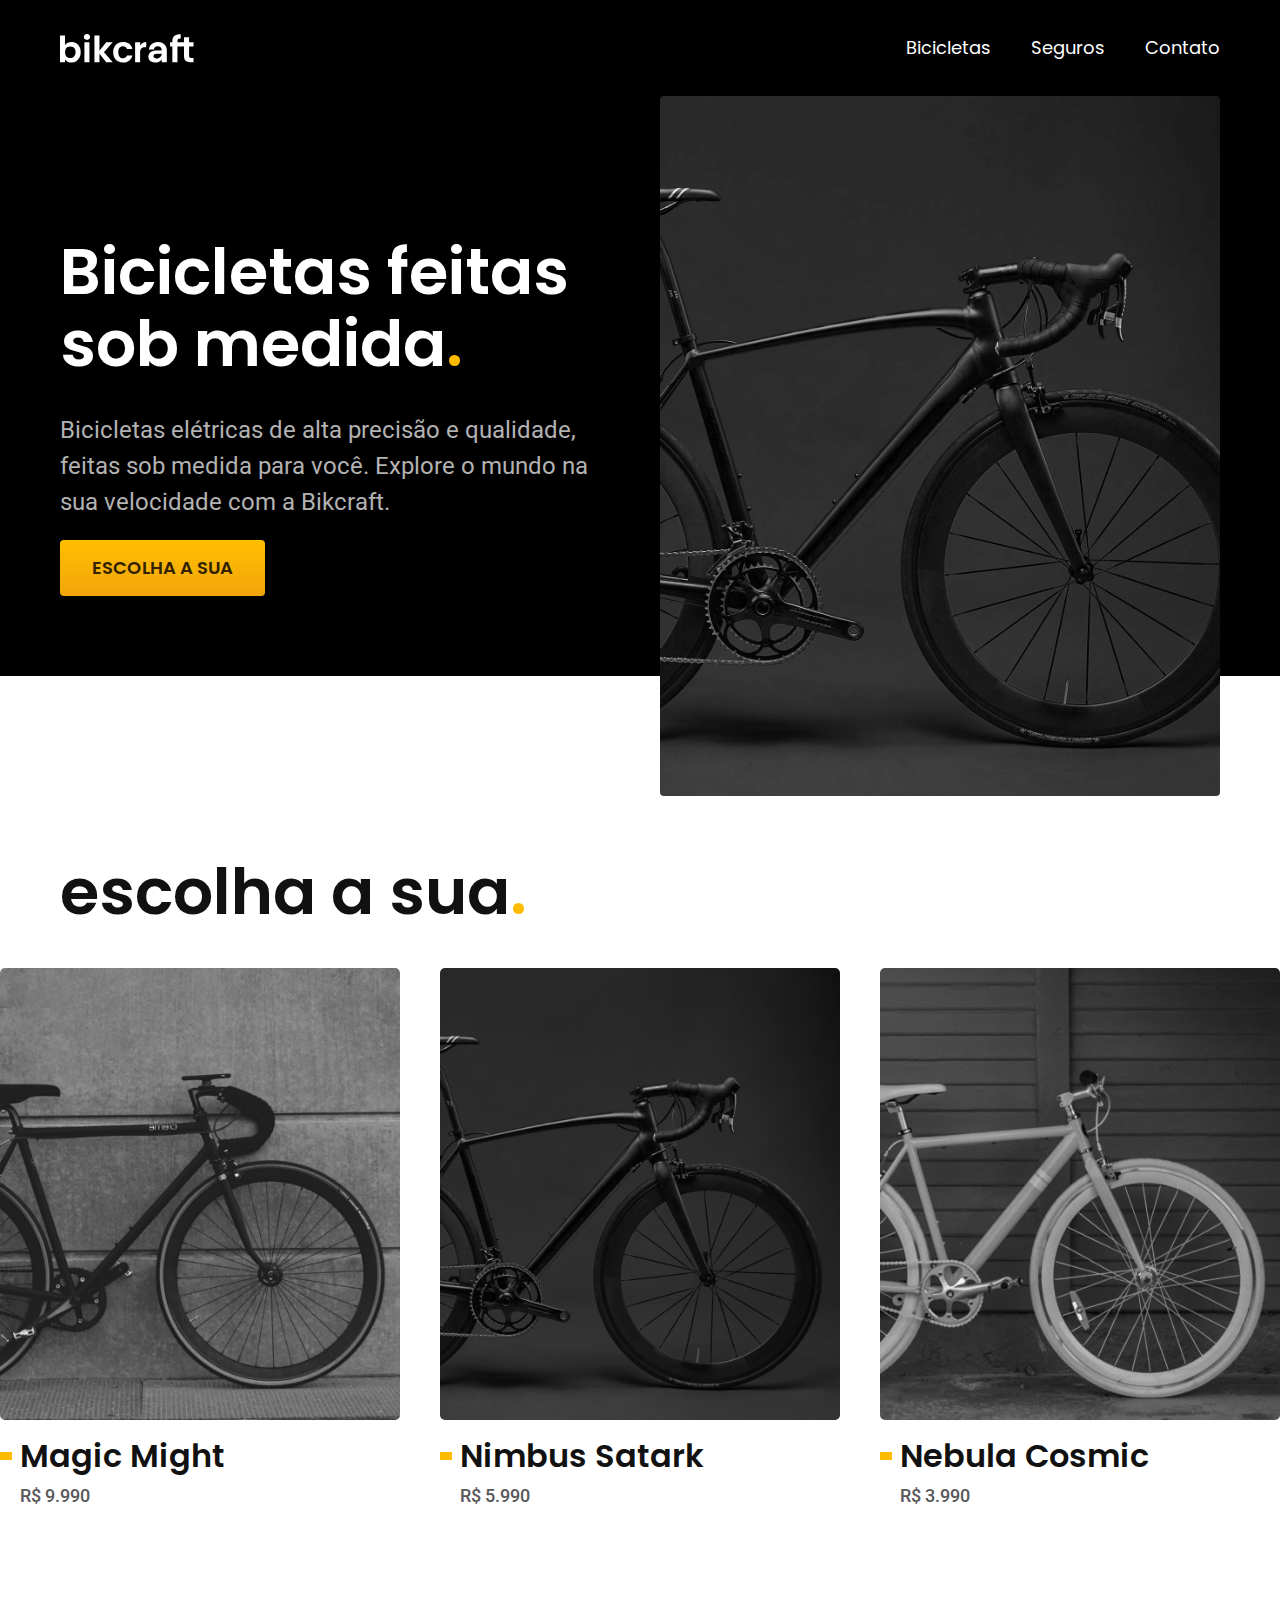
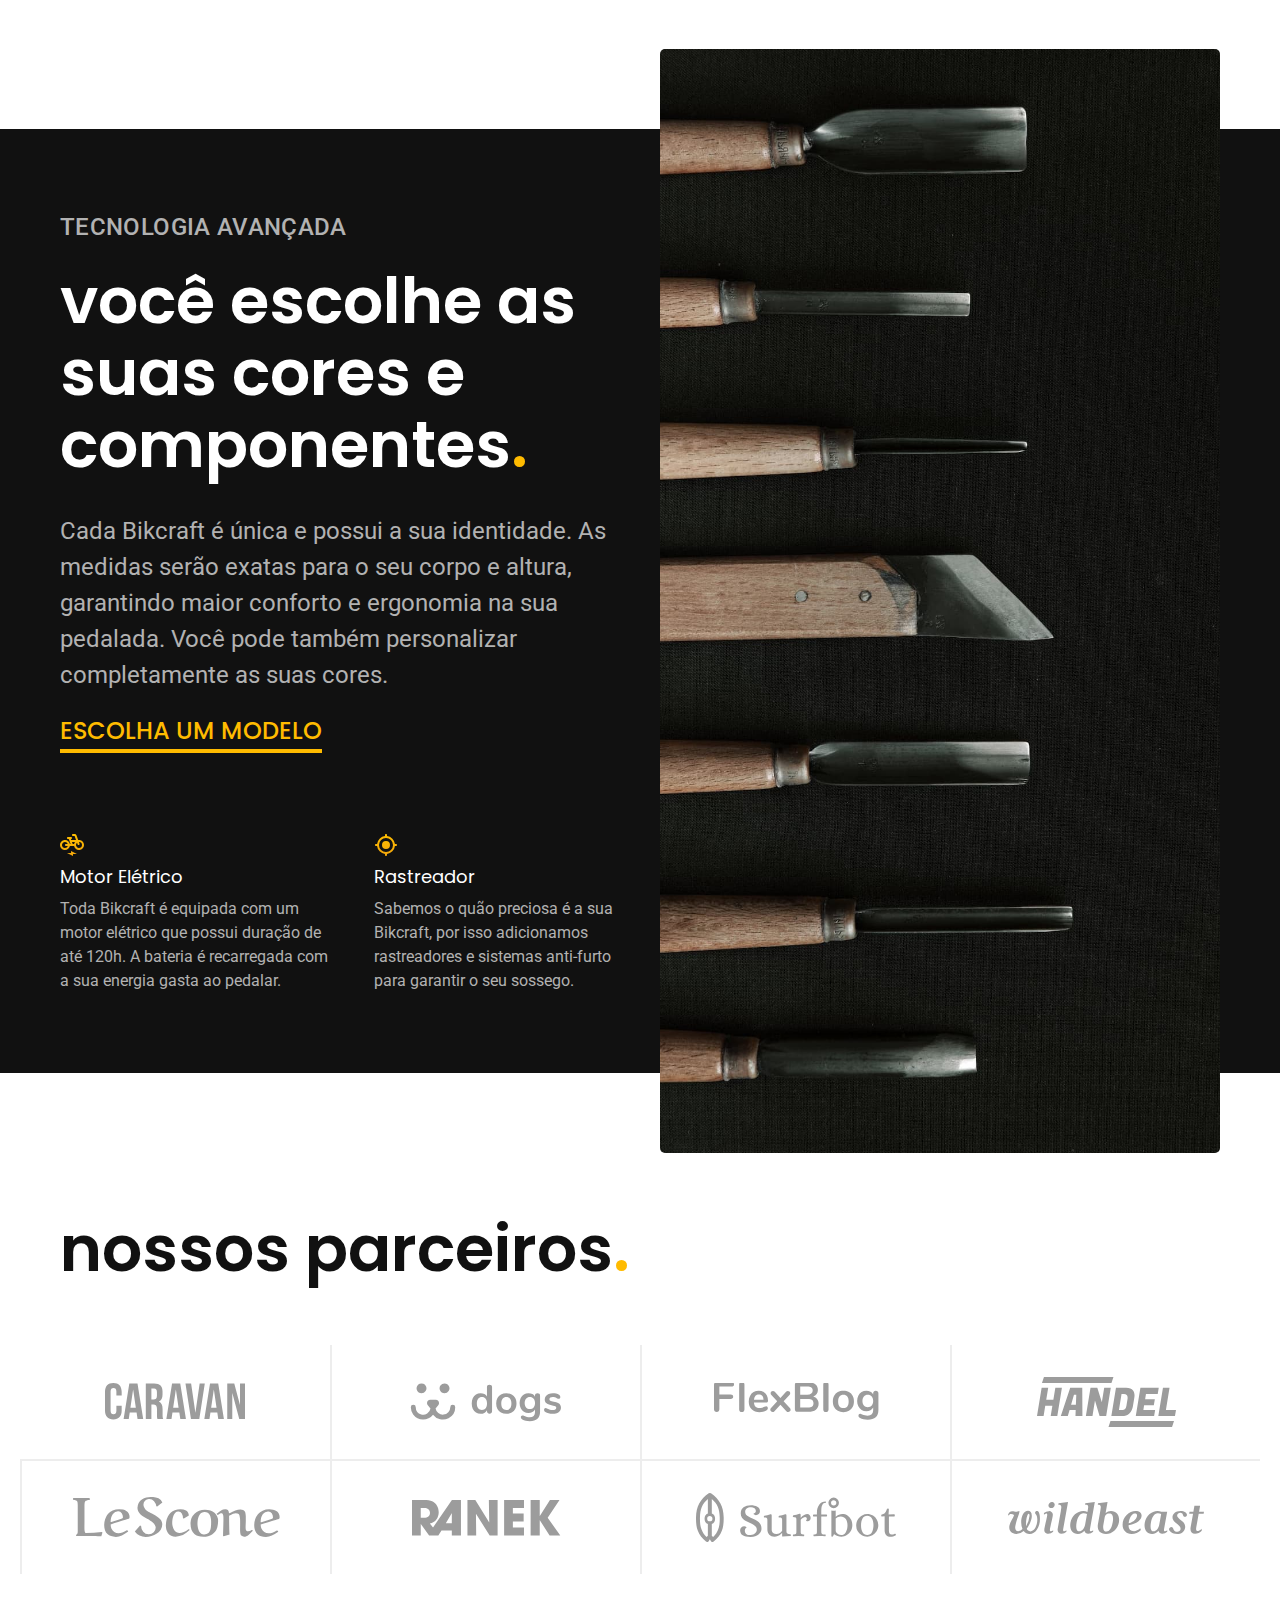
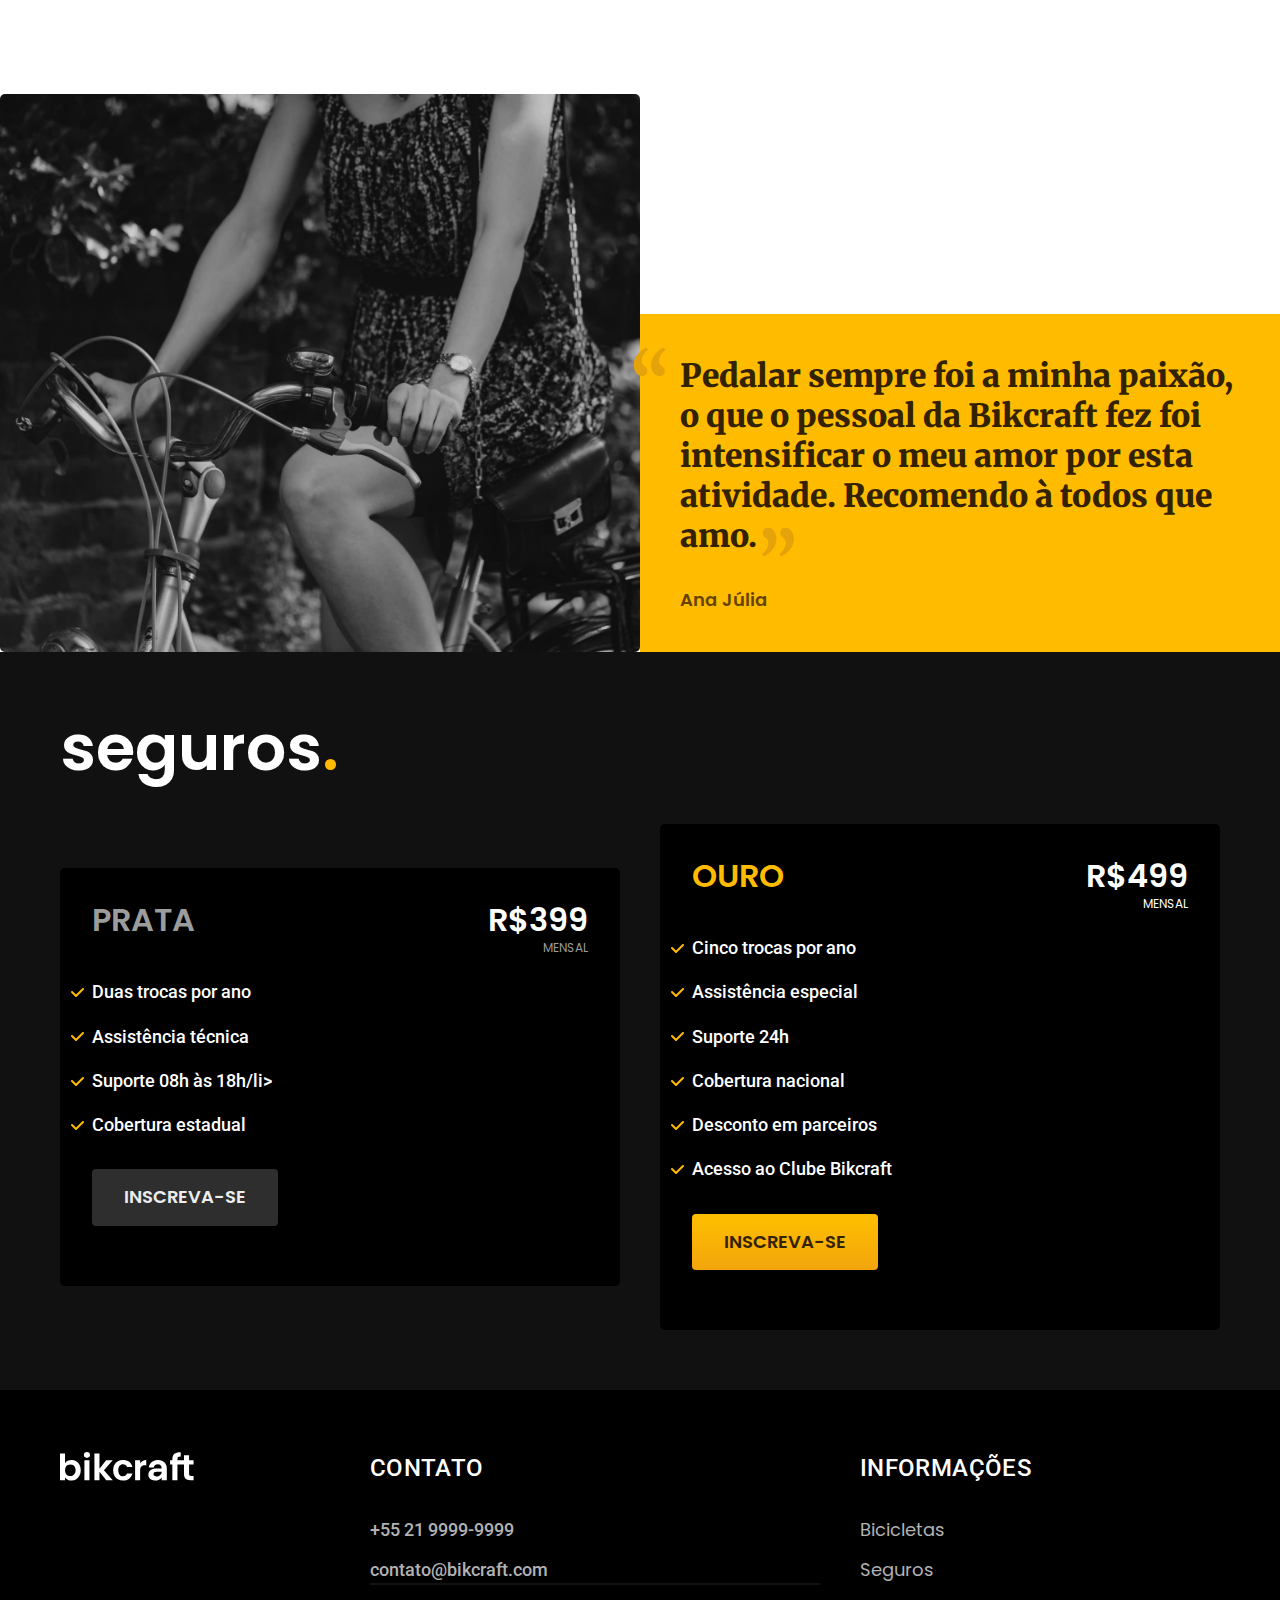
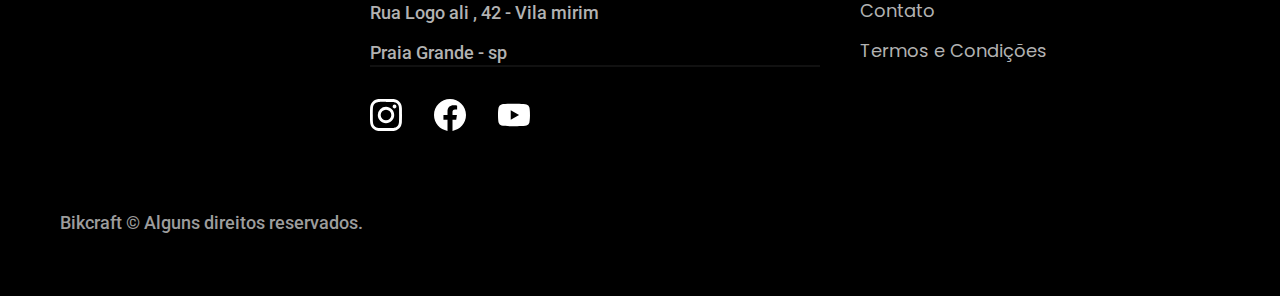
<file: assets/index.html>
<!DOCTYPE html>
<html lang="pt-br">

<head>
  <meta charset="UTF-8">
  <meta name="viewport" content="width=device-width, initial-scale=1.0">

  <title>Bikcraft - Bicicletas Elétricas</title>
  <meta name="description" content="Bicicletas elétricas de alta precisão e qualidade,  feitas sob medida para o cliente. Explore o mundo na sua velocidade com a Bikcraft.">

  <link rel="stylesheet" href="./css/style.css">

  <link rel="preconnect" href="https://fonts.googleapis.com">
  <link rel="preconnect" href="https://fonts.gstatic.com" crossorigin>
  <link href="https://fonts.googleapis.com/css2?family=Merriweather:ital,wght@1,900&family=Poppins:wght@400;600&family=Roboto:wght@500&display=swap" rel="stylesheet">
</head>

<body>
  <header class="header-bg">
    <div class="header container">
      <a href="./">
        <img src="./img/bikcraft.svg" alt="Bikcraft">
      </a>

      <nav aria-label="primaria">
        <ul class="header-menu font-1-m cor-0">
          <li><a href="./bicicletas.html">Bicicletas</a></li>
          <li><a href="./seguros.html">Seguros</a></li>
          <li><a href="./contato.html">Contato</a></li>
        </ul>
      </nav>
    </div>
  </header>

  <main class="introducao-bg">
    <div class="introducao container">
      <div class="introducao-conteudo">
        <h1 class="font-1-xxl cor-0">Bicicletas feitas sob medida<span class="cor-p1">.</span></h1>
        <p class="font-2-l cor-5">Bicicletas elétricas de alta precisão e qualidade, feitas sob medida para você. Explore o mundo na sua velocidade com a Bikcraft.</p>
        <a class="botao" href="./bicicletas.html">Escolha a sua</a>
      </div>
      <div>
        <img src="./img/fotos/introducao.jpg" alt="Bicicleta elétrica preta.">
      </div>
    </div>
  </main>
  <article class="bicicletas-lista">
    <h2 class=" container font-1-xxl">escolha a sua<span class="cor-p1">.</span></h2>

    <ul>
      <li>
        <a href="./bicicletas/magic.html">
          <img src="./img/bicicletas/magic-home.jpg" alt="bicicleta preta">
          <h3 class="font-1-xl">Magic Might</h3>
          <span class="font-2-m cor-8">R$ 9.990</span>
        </a>
      </li>
      <li>
        <a href="./bicicletas/nimbus.html">
          <img src="./img/bicicletas/nimbus-home.jpg" alt="bicicleta preta">
          <h3 class="font-1-xl">Nimbus Satark</h3>
          <span class="font-2-m cor-8">R$ 5.990</span>
        </a>
      </li>
      <li>
        <a href="./bicicletas/nebula.html">
          <img src="./img/bicicletas/nebula-home.jpg" alt="bicicleta preta">
          <h3 class="font-1-xl">Nebula Cosmic</h3>
          <span class="font-2-m cor-8">R$ 3.990</span>
        </a>
      </li>
    </ul>
  </article>
  <article class="tecnologia-bg">
    <div class="tecnologia container">
      <div class="tecnologia-conteudo">
        <span class="font-2-l-b cor-5">Tecnologia Avançada</span>
        <h2 class="font-1-xxl cor-0">você escolhe as suas cores e componentes<span class="cor-p1">.</span></h2>
        <p class="font-2-l cor-5">Cada Bikcraft é única e possui a sua identidade. As medidas serão exatas para o seu corpo e altura, garantindo maior conforto e ergonomia na sua pedalada. Você pode também personalizar completamente as suas cores.</p>
        <a class="link" href="./bicicletas.html">Escolha um modelo</a>
        <div class="tecnologia-vantagens">
          <div>
            <img src="./img/icones/eletrica.svg" alt="">
            <h3 class="font-1-m cor-0">Motor Elétrico</h3>
            <p class="font-2-s cor-5">Toda Bikcraft é equipada com um motor elétrico que possui duração de até 120h. A bateria é recarregada com a sua energia gasta ao pedalar.</p>
          </div>
          <div>
            <img src="./img/icones/rastreador.svg" alt="">
            <h3 class="font-1-m cor-0">Rastreador</h3>
            <p class="font-2-s cor-5">Sabemos o quão preciosa é a sua Bikcraft, por isso adicionamos rastreadores e sistemas anti-furto para garantir o seu sossego.</p>
          </div>
        </div>
      </div>
      <div class="tecnologia-imagem">
        <img src="./img/fotos/tecnologia.jpg" alt="">
      </div>
    </div>
  </article>

  <section class="parceiros" aria-label="nossos parceiros">
    <h2 class=" container font-1-xxl">nossos parceiros<span class="cor-p1">.</span></h2>
    <ul>
      <li><img src="./img/parceiros/caravan.svg" alt=""></li>
      <li><img src="./img/parceiros/dogs.svg" alt=""></li>
      <li><img src="./img/parceiros/flexblog.svg" alt=""></li>
      <li><img src="./img/parceiros/handel.svg" alt=""></li>
      <li><img src="./img/parceiros/lescone.svg" alt=""></li>
      <li><img src="./img/parceiros/ranek.svg" alt=""></li>
      <li><img src="./img/parceiros/surfbot.svg" alt=""></li>
      <li><img src="./img/parceiros/wildbeast.svg" alt=""></li>
    </ul>
  </section>
  <section class="depoimento" aria-level="Depoimento">
    <div>
      <img src="./img/fotos/depoimento.jpg" alt="pessoa pedalando bicicleta">
    </div>
    <div class="depoimento-conteudo">
      <blockquote class="font-1-xl cor-p5">
        <p>Pedalar sempre foi a minha paixão, o que o pessoal da Bikcraft fez foi intensificar o meu amor por esta atividade. Recomendo à todos que amo.</p>
      </blockquote>
      <span class="font-1-m-b cor-p4">Ana Júlia</span>
    </div>
  </section>
  <article class="seguros-bg">
    <div class="seguros container">
      <h2 class="font-1-xxl cor-0">seguros<span class="cor-p1">.</span></h2>
      <div class="seguros-item">
        <h3 class="font-1-xl cor-6">PRATA</h3>
        <span class="font-1-xl cor-0 ">R$399<span class="font-1-xs cor-6">MENSAL</span></span>
        <ul class="font-2-m cor-0">
          <li>Duas trocas por ano</li>
          <li>Assistência técnica</li>
          <li>Suporte 08h às 18h/li>
          <li>Cobertura estadual</li>
        </ul>
        <a class="botao-secundario" href="./orcamento.html">Inscreva-se</a>
      </div>
      <div class="seguros-item">
        <h3 class="font-1-xl cor-p1">OURO</h3>
        <span class="font-1-xl cor-0 ">R$499<span class="font-1-xs cor-0">MENSAL</span></span>
        <ul class="font-2-m cor-0">
          <li>Cinco trocas por ano</li>
          <li>Assistência especial</li>
          <li>Suporte 24h</li>
          <li>Cobertura nacional</li>
          <li>Desconto em parceiros</li>
          <li>Acesso ao Clube Bikcraft</li>
        </ul>
        <a class="botao" href="./orcamento.html">Inscreva-se</a>
      </div>
    </div>
  </article>

  <footer class="footer-bg">
    <div class="footer container">
      <img src="./img/bikcraft.svg" alt="Bikcraft">
      <div class="footer-contato">
        <h3 class="font-2-l-b cor-0">Contato</h3>
        <ul class="font-2-m cor-5">
          <li><a href="tel:+552199999999">+55 21 9999-9999</a></li>
          <li><a href="mailto:contato@bikcraft.com">contato@bikcraft.com</a></li>
          <li>Rua Logo ali , 42 - Vila mirim</li>
          <li>Praia Grande - sp</li>
        </ul>
        <div class="footer-redes">
          <a href="./">
            <img src="./img/redes/instagram.svg" alt="Instagram">
          </a>
          <a href="./">
            <img src="./img/redes/facebook.svg" alt="Facebook">
          </a>
          <a href="./">
            <img src="./img/redes/youtube.svg" alt="Youtube">
          </a>
        </div>
      </div>
      <div class="footer-informacoes">
        <h3 class="font-2-l-b cor-0">Informações</h3>
        <nav>
          <ul class="font-1-m cor-5">
            <li><a href="./bicicletas.html">Bicicletas</a></li>
            <li><a href="./seguros.html">Seguros</a></li>
            <li><a href="./contato.html">Contato</a></li>
            <li><a href="./termos.html">Termos e Condições</a></li>
          </ul>
        </nav>
      </div>
      <p class="footer-copy font-2-m cor-6">Bikcraft © Alguns direitos reservados.</p>
    </div>
  </footer>
</body>

</html>
</file>
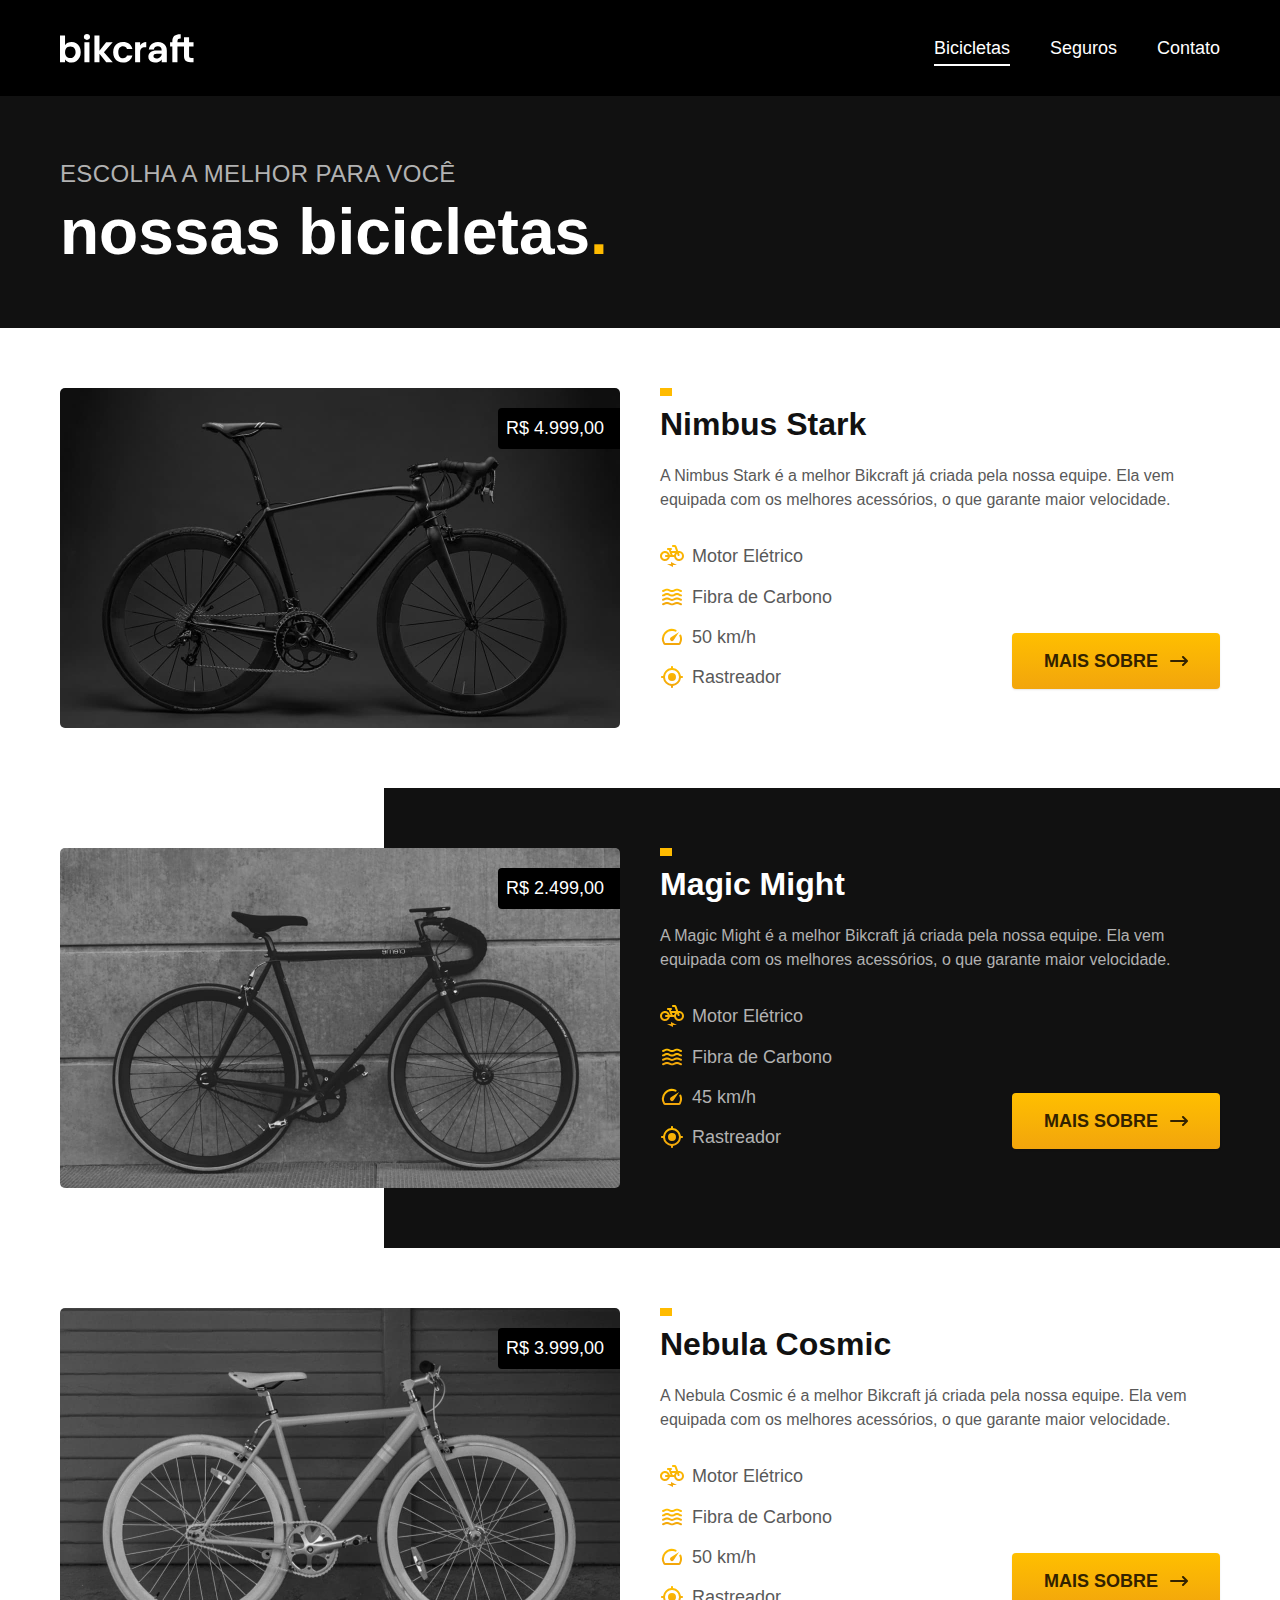
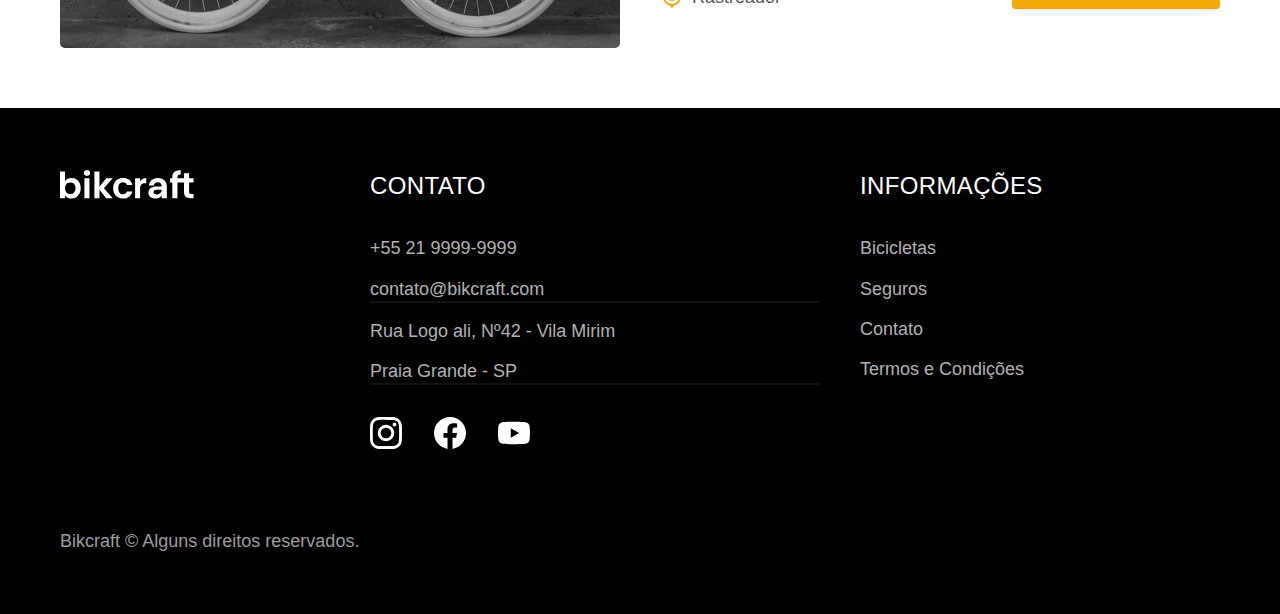
<file: assets/bicicletas.html>
<!DOCTYPE html>
<html lang="pt-br">

<head>
  <meta charset="UTF-8">
  <meta name="viewport" content="width=device-width, initial-scale=1.0">

  <title>Bicicletas | Bikcraft</title>
  <meta name="description" content="Bicicletas">

  <link rel="preload" href="./css/style.css" as="style">
  <link rel="stylesheet" href="./css/style.css">
</head>

<body id="bicicletas">
  <header class="header-bg">
    <div class="header container">
      <a href="./">
        <img src="./img/bikcraft.svg" alt="Bikcraft">
      </a>

      <nav aria-label="primaria">
        <ul class="header-menu font-1-m cor-0">
          <li><a href="./bicicletas.html">Bicicletas</a></li>
          <li><a href="./seguros.html">Seguros</a></li>
          <li><a href="./contato.html">Contato</a></li>
        </ul>
      </nav>
    </div>
  </header>

  <main>
    <div class="titulo-bg">
      <div class="titulo container">
        <p class="font-2-l-b cor-5">Escolha a melhor para você</p>
        <h1 class="font-1-xxl cor-0">nossas bicicletas<span class="cor-p1">.</span></h1>
      </div>
    </div>

    <div class="bicicletas container">
      <div class="bicicletas-imagem">
        <img src="./img/bicicletas/nimbus.jpg" alt="Bicicleta preta">
        <span class="font-2-m cor-0">R$ 4.999,00</span>
      </div>
      <div class="bicicletas-conteudo">
        <h2 class="font-1-xl">Nimbus Stark</h2>
        <p class="font-2-s cor-8">A Nimbus Stark é a melhor Bikcraft já criada pela nossa equipe. Ela vem equipada com os melhores acessórios, o que garante maior velocidade.</p>
        <ul class="font-1-m cor-8">
          <li>
            <img src="./img/icones/eletrica.svg" alt="">
            Motor Elétrico
          </li>
          <li>
            <img src="./img/icones/carbono.svg" alt="">
            Fibra de Carbono
          </li>
          <li>
            <img src="./img/icones/velocidade.svg" alt="">
            50 km/h
          </li>
          <li>
            <img src="./img/icones/rastreador.svg" alt="">
            Rastreador
          </li>
        </ul>
        <a class="botao seta" href="./bicicletas/nimbus.html">Mais Sobre</a>
      </div>
    </div>

    <div class="bicicletas-bg">
      <div class="bicicletas container">
        <div class="bicicletas-imagem">
          <img src="./img/bicicletas/magic.jpg" alt="Bicicleta preta">
          <span class="font-2-m cor-0">R$ 2.499,00</span>
        </div>
        <div class="bicicletas-conteudo">
          <h2 class="font-1-xl cor-0">Magic Might</h2>
          <p class="font-2-s cor-5">A Magic Might é a melhor Bikcraft já criada pela nossa equipe. Ela vem equipada com os melhores acessórios, o que garante maior velocidade.</p>
          <ul class="font-1-m cor-5">
            <li>
              <img src="./img/icones/eletrica.svg" alt="">
              Motor Elétrico
            </li>
            <li>
              <img src="./img/icones/carbono.svg" alt="">
              Fibra de Carbono
            </li>
            <li>
              <img src="./img/icones/velocidade.svg" alt="">
              45 km/h
            </li>
            <li>
              <img src="./img/icones/rastreador.svg" alt="">
              Rastreador
            </li>
          </ul>
          <a class="botao seta" href="./bicicletas/magic.html">Mais Sobre</a>
        </div>
      </div>
    </div>

    <div class="bicicletas container">
      <div class="bicicletas-imagem">
        <img src="./img/bicicletas/nebula.jpg" alt="Bicicleta preta">
        <span class="font-2-m cor-0">R$ 3.999,00</span>
      </div>
      <div class="bicicletas-conteudo">
        <h2 class="font-1-xl">Nebula Cosmic</h2>
        <p class="font-2-s cor-8">A Nebula Cosmic é a melhor Bikcraft já criada pela nossa equipe. Ela vem equipada com os melhores acessórios, o que garante maior velocidade.</p>
        <ul class="font-1-m cor-8">
          <li>
            <img src="./img/icones/eletrica.svg" alt="">
            Motor Elétrico
          </li>
          <li>
            <img src="./img/icones/carbono.svg" alt="">
            Fibra de Carbono
          </li>
          <li>
            <img src="./img/icones/velocidade.svg" alt="">
            50 km/h
          </li>
          <li>
            <img src="./img/icones/rastreador.svg" alt="">
            Rastreador
          </li>
        </ul>
        <a class="botao seta" href="./bicicletas/nebula.html">Mais Sobre</a>
      </div>
    </div>

  </main>

  <footer class="footer-bg">
    <div class="footer container">
      <img src="./img/bikcraft.svg" alt="Bikcraft">
      <div class="footer-contato">
        <h3 class="font-2-l-b cor-0">Contato</h3>
        <ul class="font-2-m cor-5">
          <li><a href="tel:+552199999999">+55 21 9999-9999</a></li>
          <li><a href="mailto:contato@bikcraft.com">contato@bikcraft.com</a></li>
          <li>Rua Logo ali, Nº42 - Vila Mirim</li>
          <li>Praia Grande - SP</li>
        </ul>
        <div class="footer-redes">
          <a href="./">
            <img src="./img/redes/instagram.svg" alt="Instagram">
          </a>
          <a href="./">
            <img src="./img/redes/facebook.svg" alt="Facebook">
          </a>
          <a href="./">
            <img src="./img/redes/youtube.svg" alt="Youtube">
          </a>
        </div>
      </div>
      <div class="footer-informacoes">
        <h3 class="font-2-l-b cor-0">Informações</h3>
        <nav>
          <ul class="font-1-m cor-5">
            <li><a href="./bicicletas.html">Bicicletas</a></li>
            <li><a href="./seguros.html">Seguros</a></li>
            <li><a href="./contato.html">Contato</a></li>
            <li><a href="./termos.html">Termos e Condições</a></li>
          </ul>
        </nav>
      </div>
      <p class="footer-copy font-2-m cor-6">Bikcraft © Alguns direitos reservados.</p>
    </div>
  </footer>
  <script src="./js/script.js"></script>
</body>

</html>
</file>
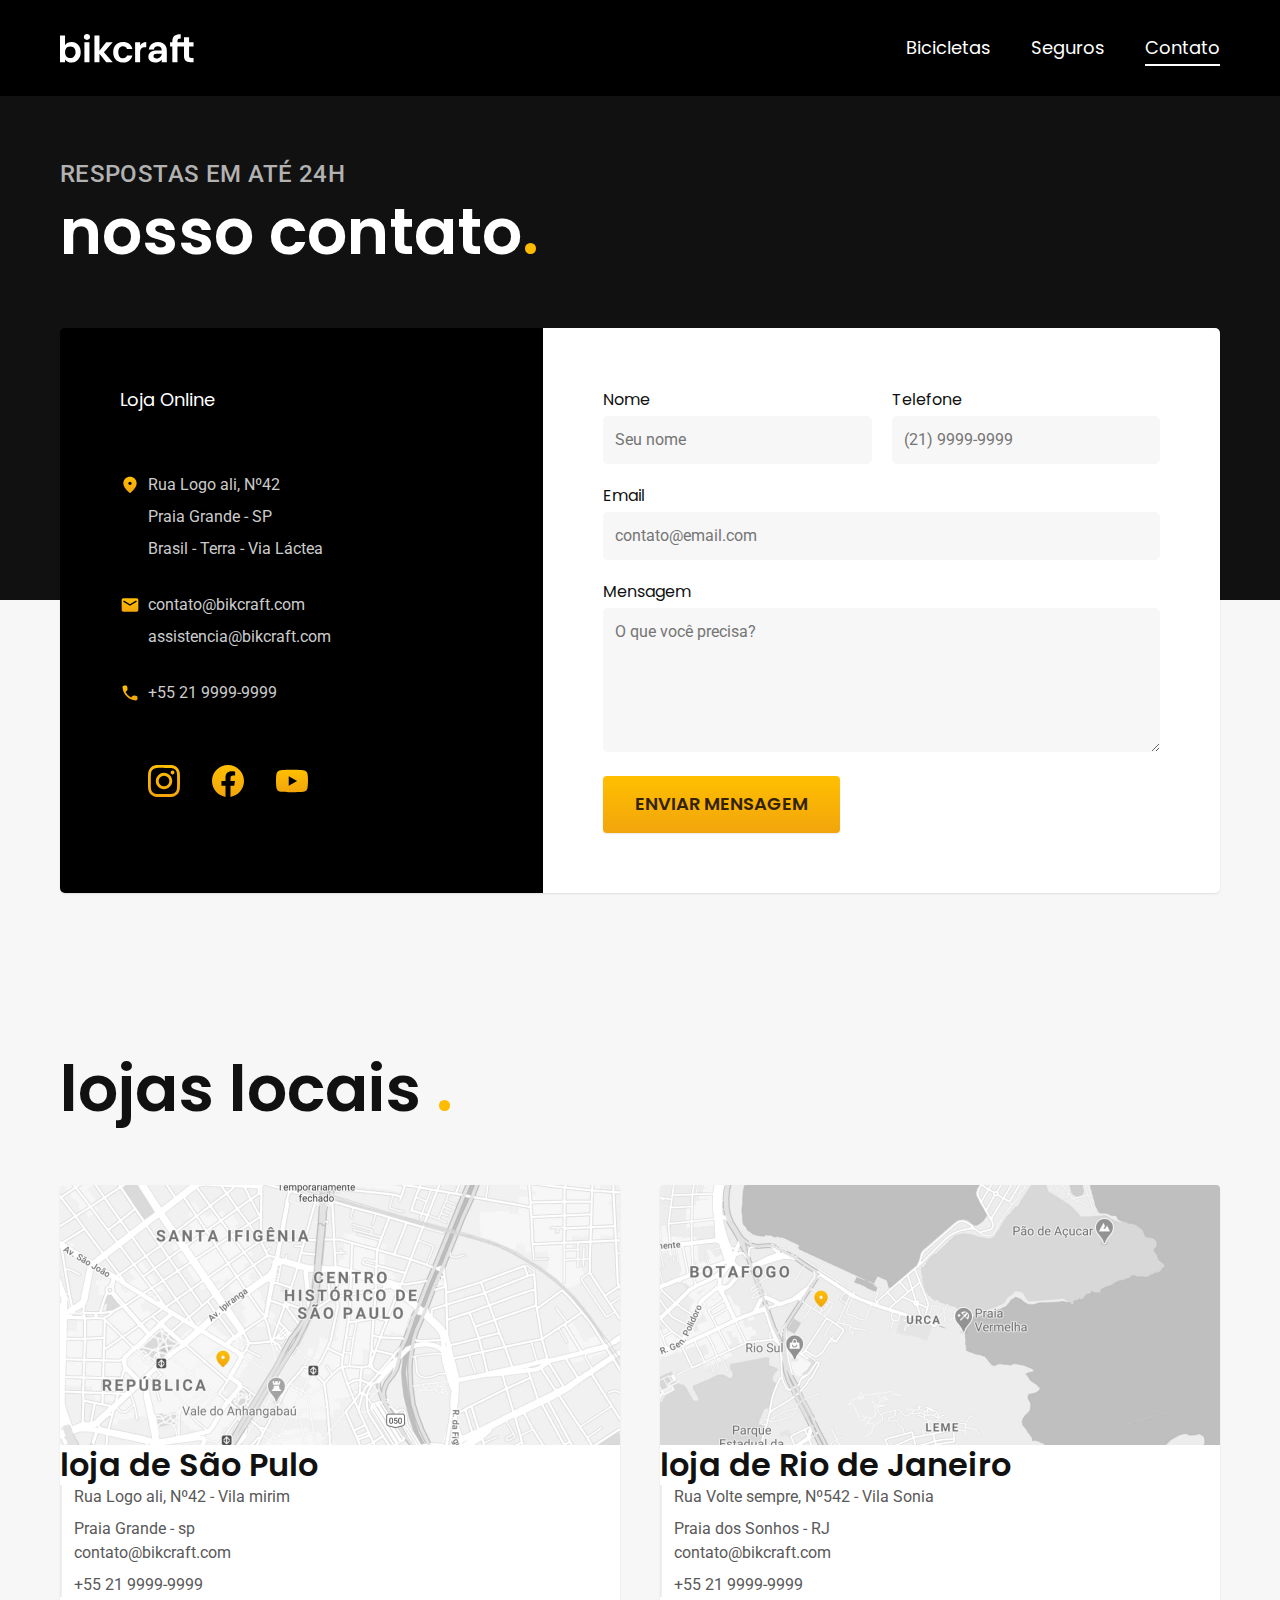
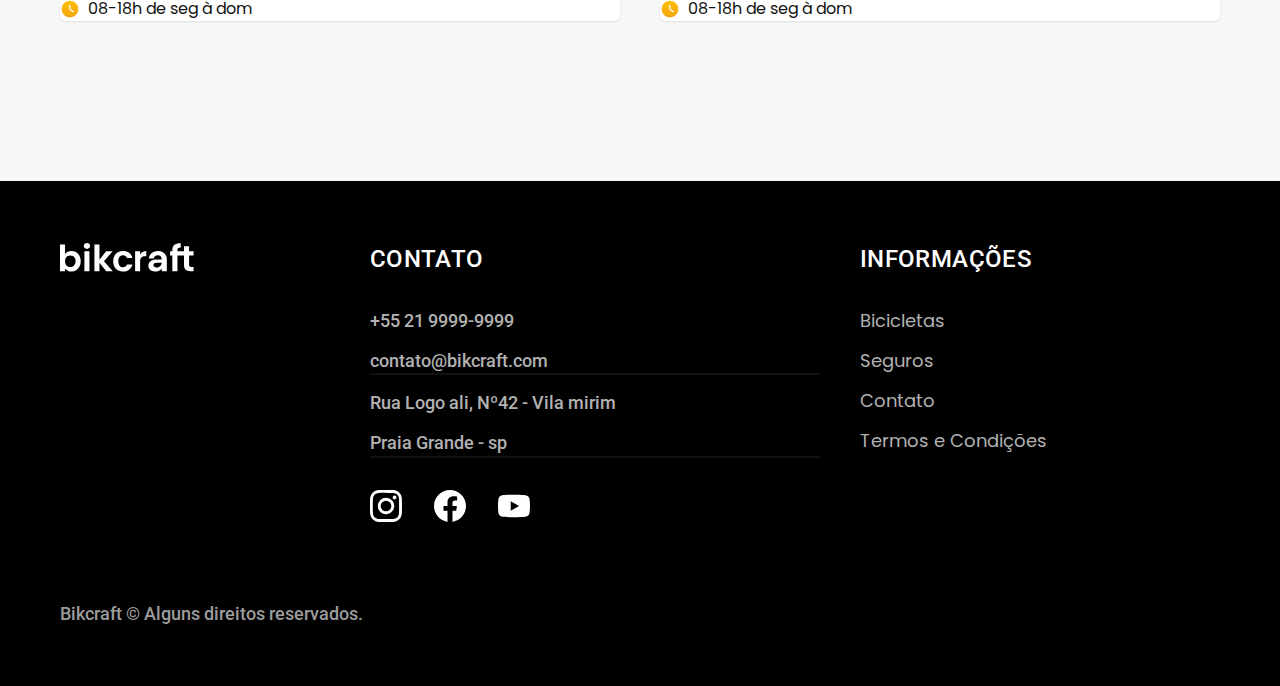
<file: assets/contato.html>
<!DOCTYPE html>
<html lang="pt-br">

<head>
  <meta charset="UTF-8">
  <meta name="viewport" content="width=device-width, initial-scale=1.0">

  <title>Contato|Baikcraft</title>
  <meta name="description" content="Bicicletas elétricas de alta precisão e qualidade,  feitas sob medida para o cliente. Explore o mundo na sua velocidade com a Bikcraft.">

  <link rel="preload" href="./css/style.css" as="style">
  <link rel="stylesheet" href="./css/style.css">

  <link rel="preconnect" href="https://fonts.googleapis.com">
  <link rel="preconnect" href="https://fonts.gstatic.com" crossorigin>
  <link href="https://fonts.googleapis.com/css2?family=Merriweather:ital,wght@1,900&family=Poppins:wght@400;600&family=Roboto:wght@500&display=swap" rel="stylesheet">
</head>

<body id="contato">
  <header class="header-bg">
    <div class="header container">
      <a href="./">
        <img src="./img/bikcraft.svg" alt="Bikcraft">
      </a>

      <nav aria-label="primaria">
        <ul class="header-menu font-1-m cor-0">
          <li><a href="./bicicletas.html">Bicicletas</a></li>
          <li><a href="./seguros.html">Seguros</a></li>
          <li><a href="./contato.html">Contato</a></li>
        </ul>
      </nav>
    </div>
  </header>

  <main>
    <div class="titulo-bg">
      <div class="titulo container">
        <p class="font-2-l-b cor-5">Respostas em até 24h</p>
        <h1 class="font-1-xxl cor-0">nosso contato<span class="cor-p1">.</span></h1>
      </div>
    </div>

    <div class="contato container">
      <section class="contato-dados" aria-label="Endereço">
        <h2 class="font-1-m cor-0">Loja Online</h2>
        <div class="contato-endereco font-2-s cor-4">
          <p>Rua Logo ali, Nº42</p>
          <p>Praia Grande - SP</p>
          <p>Brasil - Terra - Via Láctea</p>
        </div>
        <address class="contato-meios font-2-s cor-4">
          <a href="mailto:contato@bikcraft.com">contato@bikcraft.com</a>
          <a href="mailto:assistencia@bikcraft.com">assistencia@bikcraft.com</a>
          <a href="tel:+552199999999">+55 21 9999-9999</a>
        </address>
        <div class="contato-redes">
          <a href="./">
            <img src="./img/redes/instagram-p.svg" alt="Instagram">
          </a>
          <a href="./">
            <img src="./img/redes/facebook-p.svg" alt="Facebook">
          </a>
          <a href="./">
            <img src="./img/redes/youtube-p.svg" alt="Youtube">
          </a>
        </div>
      </section>
      <section class="contato-formulario" aria-label="Formulário">
        <form class="form" action="./contato.html">
          <div>
            <label for="nome">Nome</label>
            <input type="text" id="nome" name="nome" placeholder="Seu nome">
          </div>
          <div>
            <label for="telefone">Telefone</label>
            <input type="text" id="telefone" name="telefone" placeholder="(21) 9999-9999">
          </div>
          <div class="col-2">
            <label for="email">Email</label>
            <input type="email" id="email" name="email" placeholder="contato@email.com">
          </div>
          <div class="col-2">
            <label for="mensagem">Mensagem</label>
            <textarea rows="5" id="mensagem" name="mensagem" placeholder="O que você precisa?"></textarea>
          </div>
          <button class="botao col-2">Enviar Mensagem</button>
        </form>
      </section>
    </div>
  </main>
  <article class="lojas container">
    <h2 class="font-1-xxl">lojas locais <span class="cor-p1">.</span></h2>
    <div class="lojas-item">
      <img src="./img/lojas/sp.jpg" alt="rua marcando endereço">
      <div class="loja-conteudo">
        <h3 class="font-1-xl">loja de São Pulo</h3>
        <div class="lojas-dados font-2-s cor-8">
          <p>Rua Logo ali, Nº42 - Vila mirim</P>
          <p> Praia Grande - sp</p>
        </div>
        <div class="lojas-dados font-2-s cor-8">
          <a href="mailto:contato@bikcraft.com">contato@bikcraft.com</a>
          <a href="tel:+552199999999">+55 21 9999-9999</a>
        </div>
        <p class="lojas-tempo font-1-s"><img src="./img/icones/horario.svg" alt="">08-18h de seg à dom</p>
      </div>
    </div>

    <div class="lojas-item">
      <img src="./img/lojas/rj.jpg" alt="rua marcando endereço">
      <div class="loja-conteudo">
        <h3 class="font-1-xl">loja de Rio de Janeiro</h3>
        <div class="lojas-dados font-2-s cor-8">
          <p>Rua Volte sempre, Nº542 - Vila Sonia</P>
          <p> Praia dos Sonhos - RJ</p>
        </div>
        <div class="lojas-dados font-2-s cor-8">
          <a href="mailto:contato@bikcraft.com">contato@bikcraft.com</a>
          <a href="tel:+552199999999">+55 21 9999-9999</a>
        </div>
        <p class="lojas-tempo font-1-s"><img src="./img/icones/horario.svg" alt="">08-18h de seg à dom</p>
      </div>
    </div>
  </article>

  <footer class="footer-bg">
    <div class="footer container">
      <img src="./img/bikcraft.svg" alt="Bikcraft">
      <div class="footer-contato">
        <h3 class="font-2-l-b cor-0">Contato</h3>
        <ul class="font-2-m cor-5">
          <li><a href="tel:+552199999999">+55 21 9999-9999</a></li>
          <li><a href="mailto:contato@bikcraft.com">contato@bikcraft.com</a></li>
          <li>Rua Logo ali, Nº42 - Vila mirim</li>
          <li>Praia Grande - sp</li>
        </ul>
        <div class="footer-redes">
          <a href="./">
            <img src="./img/redes/instagram.svg" alt="Instagram">
          </a>
          <a href="./">
            <img src="./img/redes/facebook.svg" alt="Facebook">
          </a>
          <a href="./">
            <img src="./img/redes/youtube.svg" alt="Youtube">
          </a>
        </div>
      </div>
      <div class="footer-informacoes">
        <h3 class="font-2-l-b cor-0">Informações</h3>
        <nav>
          <ul class="font-1-m cor-5">
            <li><a href="./bicicletas.html">Bicicletas</a></li>
            <li><a href="./seguros.html">Seguros</a></li>
            <li><a href="./contato.html">Contato</a></li>
            <li><a href="./termos.html">Termos e Condições</a></li>
          </ul>
        </nav>
      </div>
      <p class="footer-copy font-2-m cor-6">Bikcraft © Alguns direitos reservados.</p>
    </div>
  </footer>

  <script src="./js/script.js"></script>
</body>
</file>
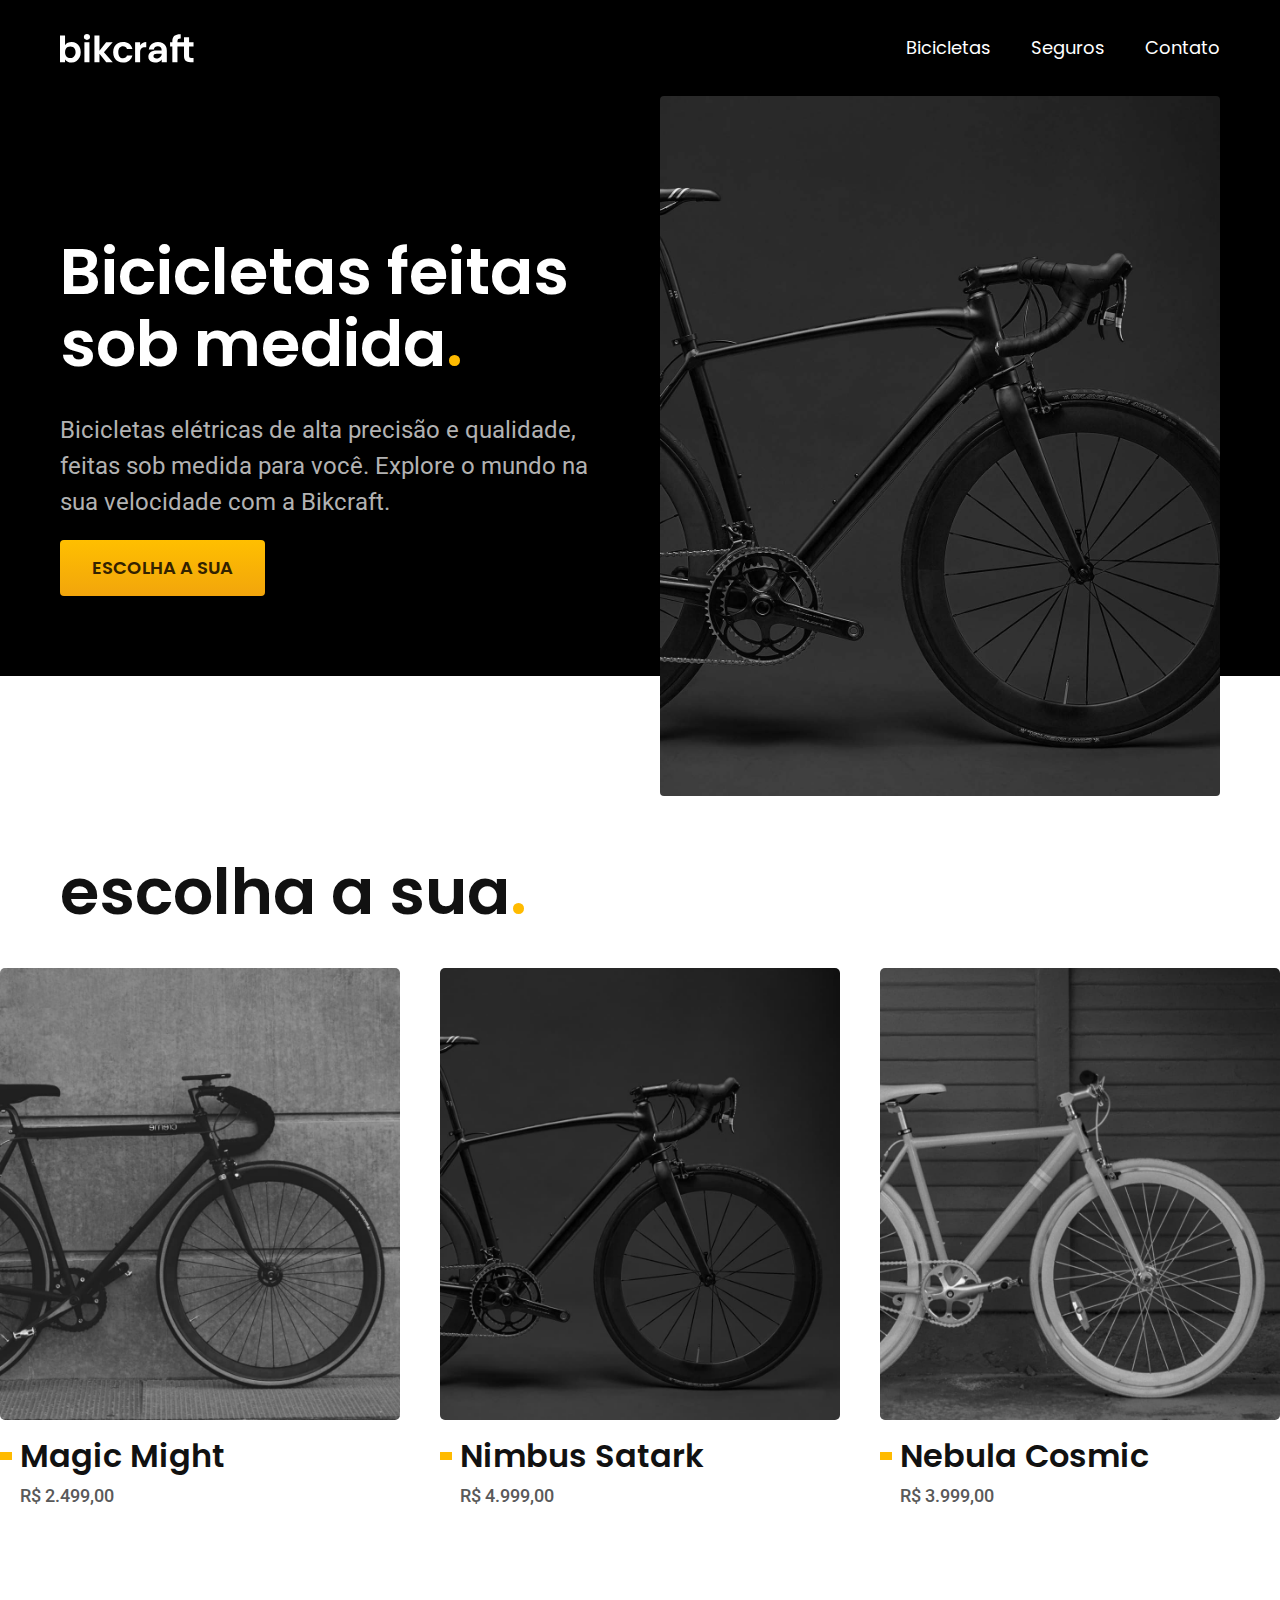
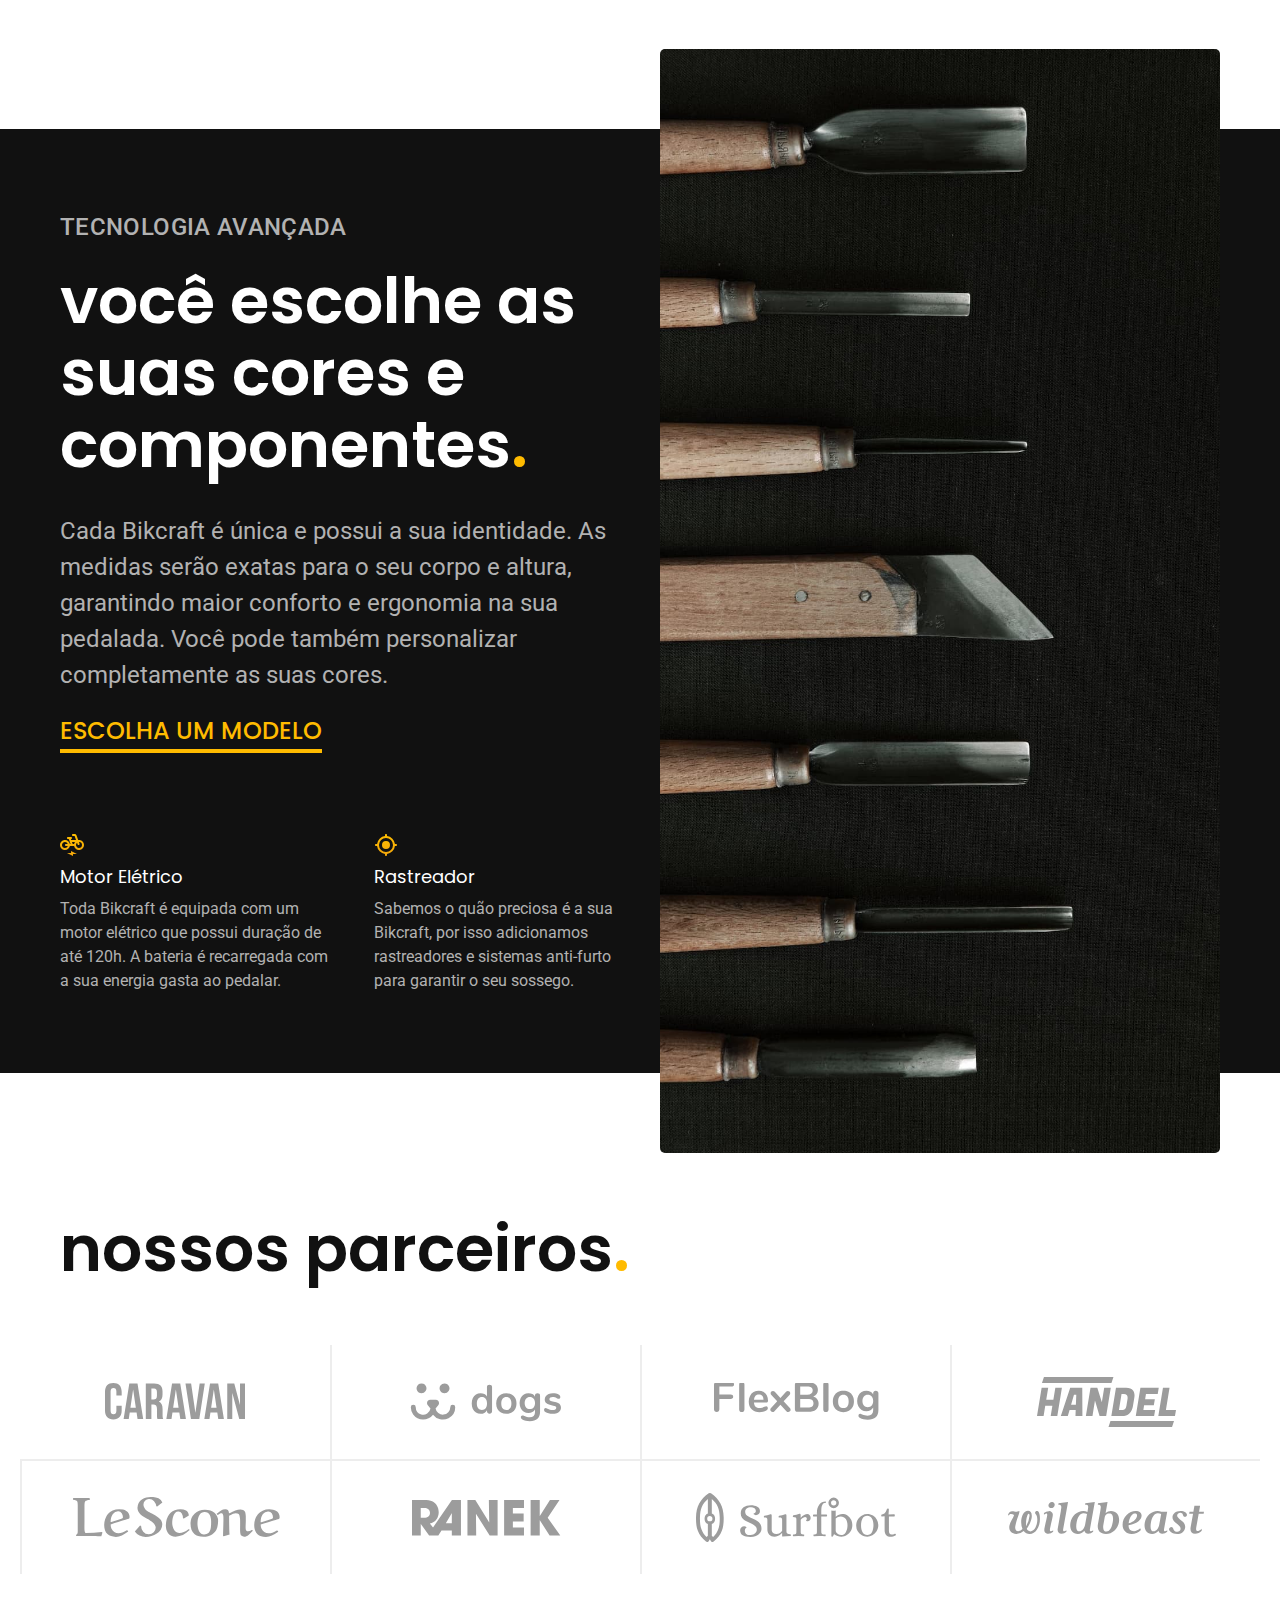
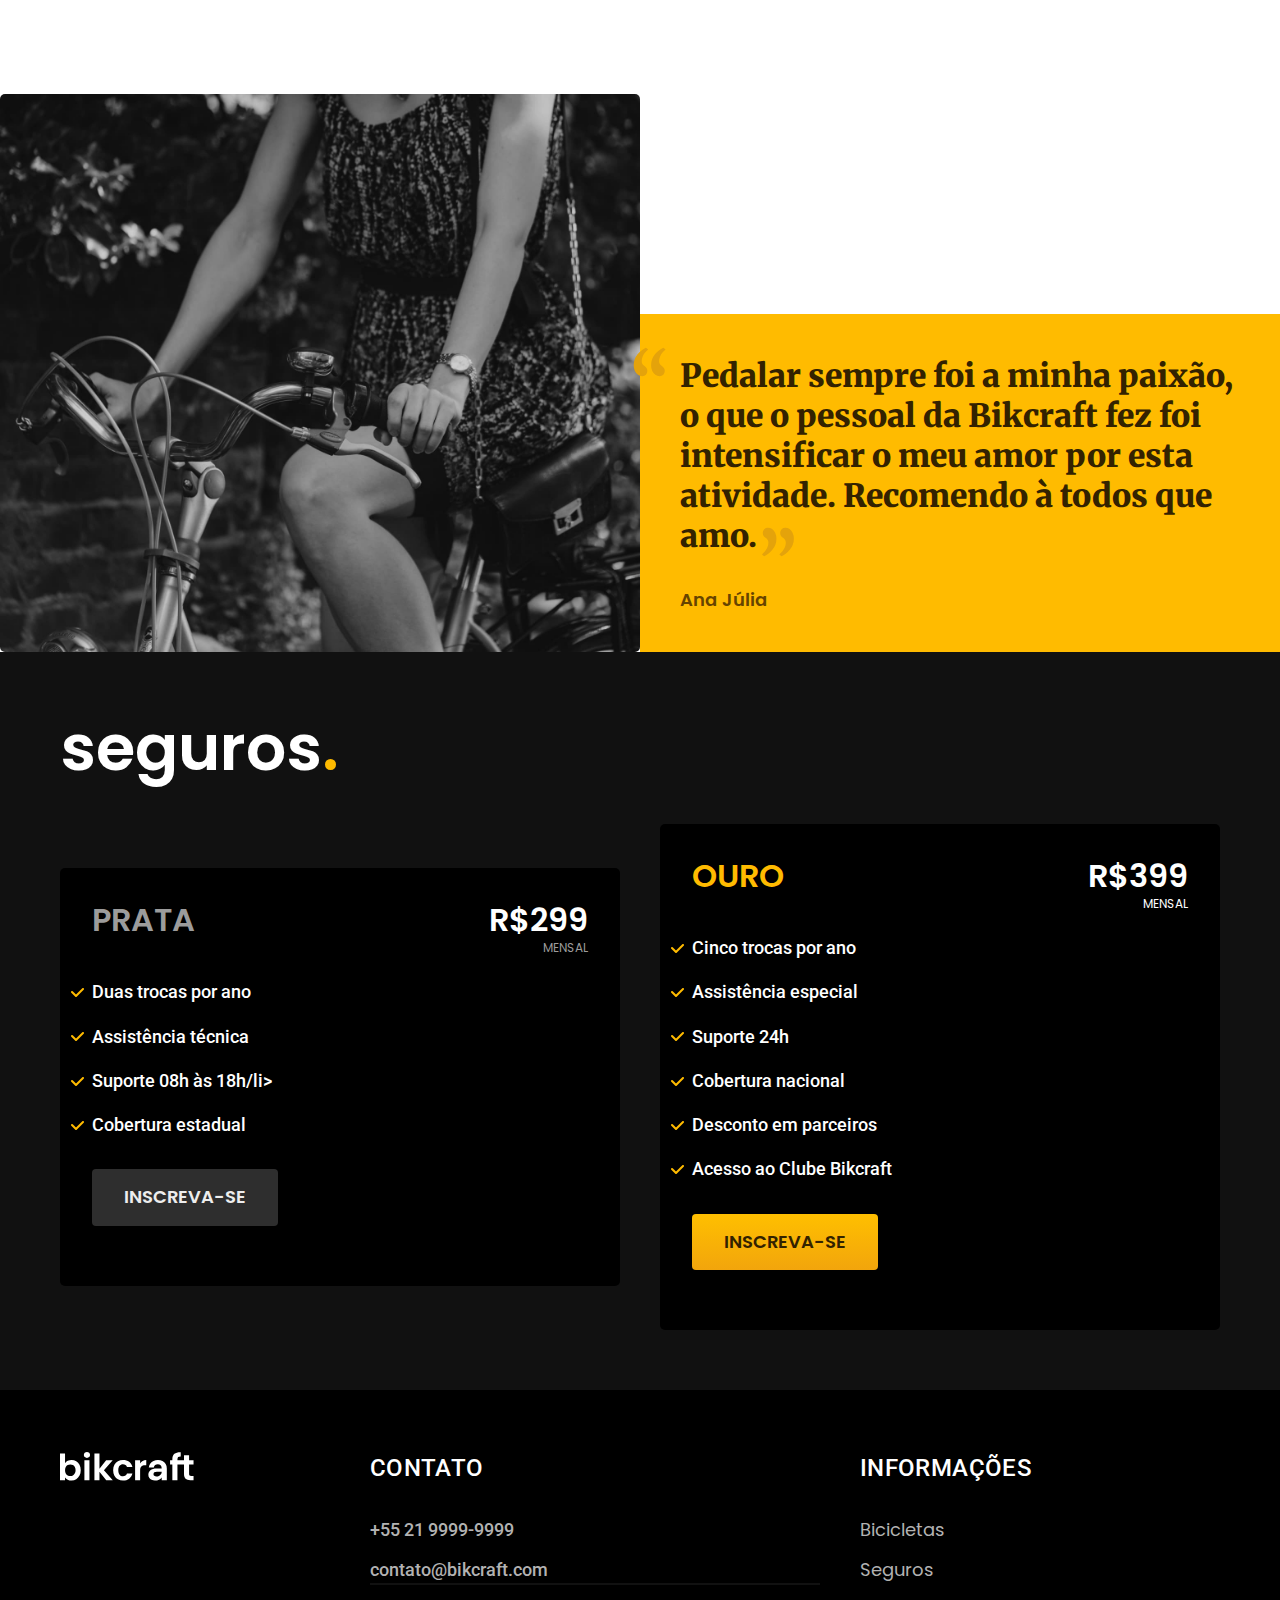
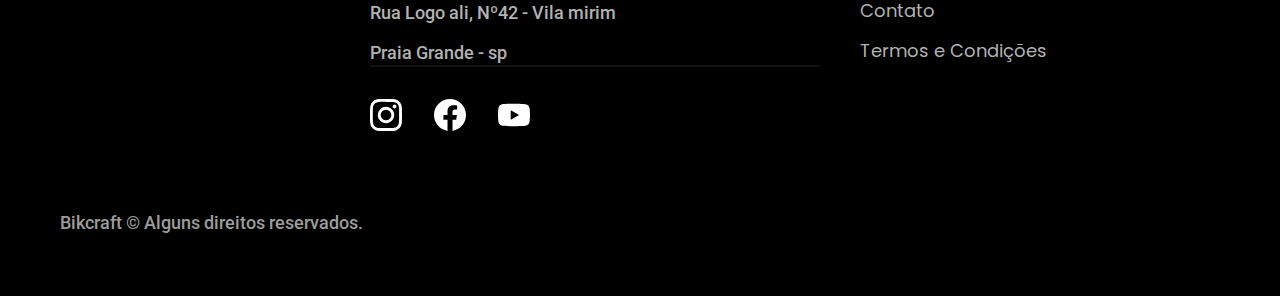
<file: assets/home.html>
<!DOCTYPE html>
<html lang="pt-br">

<head>
  <meta charset="UTF-8">
  <meta name="viewport" content="width=device-width, initial-scale=1.0">

  <title>Bikcraft - Bicicletas Elétricas</title>
  <meta name="description" content="Bicicletas elétricas de alta precisão e qualidade,  feitas sob medida para o cliente. Explore o mundo na sua velocidade com a Bikcraft.">

  <link rel="preload" href="./css/style.css" as="style">
  <link rel="stylesheet" href="./css/style.css">

  <link rel="preconnect" href="https://fonts.googleapis.com">
  <link rel="preconnect" href="https://fonts.gstatic.com" crossorigin>
  <link href="https://fonts.googleapis.com/css2?family=Merriweather:ital,wght@1,900&family=Poppins:wght@400;600&family=Roboto:wght@500&display=swap" rel="stylesheet">
</head>

<body>
  <header class="header-bg">
    <div class="header container">
      <a href="./">
        <img src="./img/bikcraft.svg" alt="Bikcraft">
      </a>

      <nav aria-label="primaria">
        <ul class="header-menu font-1-m cor-0">
          <li><a href="./bicicletas.html">Bicicletas</a></li>
          <li><a href="./seguros.html">Seguros</a></li>
          <li><a href="./contato.html">Contato</a></li>
        </ul>
      </nav>
    </div>
  </header>

  <main class="introducao-bg">
    <div class="introducao container">
      <div class="introducao-conteudo">
        <h1 class="font-1-xxl cor-0">Bicicletas feitas sob medida<span class="cor-p1">.</span></h1>
        <p class="font-2-l cor-5">Bicicletas elétricas de alta precisão e qualidade, feitas sob medida para você. Explore o mundo na sua velocidade com a Bikcraft.</p>
        <a class="botao" href="./bicicletas.html">Escolha a sua</a>
      </div>
      <div>
        <img src="./img/fotos/introducao.jpg" alt="Bicicleta elétrica preta.">
      </div>
    </div>
  </main>
  <article class="bicicletas-lista">
    <h2 class=" container font-1-xxl">escolha a sua<span class="cor-p1">.</span></h2>

    <ul>
      <li>
        <a href="./bicicletas/magic.html">
          <img src="./img/bicicletas/magic-home.jpg" alt="bicicleta preta">
          <h3 class="font-1-xl">Magic Might</h3>
          <span class="font-2-m cor-8">R$ 2.499,00</span>
        </a>
      </li>
      <li>
        <a href="./bicicletas/nimbus.html">
          <img src="./img/bicicletas/nimbus-home.jpg" alt="bicicleta preta">
          <h3 class="font-1-xl">Nimbus Satark</h3>
          <span class="font-2-m cor-8">R$ 4.999,00</span>
        </a>
      </li>
      <li>
        <a href="./bicicletas/nebula.html">
          <img src="./img/bicicletas/nebula-home.jpg" alt="bicicleta preta">
          <h3 class="font-1-xl">Nebula Cosmic</h3>
          <span class="font-2-m cor-8">R$ 3.999,00</span>
        </a>
      </li>
    </ul>
  </article>
  <article class="tecnologia-bg">
    <div class="tecnologia container">
      <div class="tecnologia-conteudo">
        <span class="font-2-l-b cor-5">Tecnologia Avançada</span>
        <h2 class="font-1-xxl cor-0">você escolhe as suas cores e componentes<span class="cor-p1">.</span></h2>
        <p class="font-2-l cor-5">Cada Bikcraft é única e possui a sua identidade. As medidas serão exatas para o seu corpo e altura, garantindo maior conforto e ergonomia na sua pedalada. Você pode também personalizar completamente as suas cores.</p>
        <a class="link" href="./bicicletas.html">Escolha um modelo</a>
        <div class="tecnologia-vantagens">
          <div>
            <img src="./img/icones/eletrica.svg" alt="">
            <h3 class="font-1-m cor-0">Motor Elétrico</h3>
            <p class="font-2-s cor-5">Toda Bikcraft é equipada com um motor elétrico que possui duração de até 120h. A bateria é recarregada com a sua energia gasta ao pedalar.</p>
          </div>
          <div>
            <img src="./img/icones/rastreador.svg" alt="">
            <h3 class="font-1-m cor-0">Rastreador</h3>
            <p class="font-2-s cor-5">Sabemos o quão preciosa é a sua Bikcraft, por isso adicionamos rastreadores e sistemas anti-furto para garantir o seu sossego.</p>
          </div>
        </div>
      </div>
      <div class="tecnologia-imagem">
        <img src="./img/fotos/tecnologia.jpg" alt="">
      </div>
    </div>
  </article>

  <section class="parceiros" aria-label="nossos parceiros">
    <h2 class=" container font-1-xxl">nossos parceiros<span class="cor-p1">.</span></h2>
    <ul>
      <li><img src="./img/parceiros/caravan.svg" alt=""></li>
      <li><img src="./img/parceiros/dogs.svg" alt=""></li>
      <li><img src="./img/parceiros/flexblog.svg" alt=""></li>
      <li><img src="./img/parceiros/handel.svg" alt=""></li>
      <li><img src="./img/parceiros/lescone.svg" alt=""></li>
      <li><img src="./img/parceiros/ranek.svg" alt=""></li>
      <li><img src="./img/parceiros/surfbot.svg" alt=""></li>
      <li><img src="./img/parceiros/wildbeast.svg" alt=""></li>
    </ul>
  </section>
  <section class="depoimento" aria-level="Depoimento">
    <div>
      <img src="./img/fotos/depoimento.jpg" alt="pessoa pedalando bicicleta">
    </div>
    <div class="depoimento-conteudo">
      <blockquote class="font-1-xl cor-p5">
        <p>Pedalar sempre foi a minha paixão, o que o pessoal da Bikcraft fez foi intensificar o meu amor por esta atividade. Recomendo à todos que amo.</p>
      </blockquote>
      <span class="font-1-m-b cor-p4">Ana Júlia</span>
    </div>
  </section>
  <article class="seguros-bg">
    <div class="seguros container">
      <h2 class="font-1-xxl cor-0">seguros<span class="cor-p1">.</span></h2>
      <div class="seguros-item">
        <h3 class="font-1-xl cor-6">PRATA</h3>
        <span class="font-1-xl cor-0 ">R$299<span class="font-1-xs cor-6">MENSAL</span></span>
        <ul class="font-2-m cor-0">
          <li>Duas trocas por ano</li>
          <li>Assistência técnica</li>
          <li>Suporte 08h às 18h/li>
          <li>Cobertura estadual</li>
        </ul>
        <a class="botao-secundario" href="./orcamento.html">Inscreva-se</a>
      </div>
      <div class="seguros-item">
        <h3 class="font-1-xl cor-p1">OURO</h3>
        <span class="font-1-xl cor-0 ">R$399<span class="font-1-xs cor-0">MENSAL</span></span>
        <ul class="font-2-m cor-0">
          <li>Cinco trocas por ano</li>
          <li>Assistência especial</li>
          <li>Suporte 24h</li>
          <li>Cobertura nacional</li>
          <li>Desconto em parceiros</li>
          <li>Acesso ao Clube Bikcraft</li>
        </ul>
        <a class="botao" href="./orcamento.html">Inscreva-se</a>
      </div>
    </div>
  </article>

  <footer class="footer-bg">
    <div class="footer container">
      <img src="./img/bikcraft.svg" alt="Bikcraft">
      <div class="footer-contato">
        <h3 class="font-2-l-b cor-0">Contato</h3>
        <ul class="font-2-m cor-5">
          <li><a href="tel:+552199999999">+55 21 9999-9999</a></li>
          <li><a href="mailto:contato@bikcraft.com">contato@bikcraft.com</a></li>
          <li>Rua Logo ali, Nº42 - Vila mirim</li>
          <li>Praia Grande - sp</li>
        </ul>
        <div class="footer-redes">
          <a href="./">
            <img src="./img/redes/instagram.svg" alt="Instagram">
          </a>
          <a href="./">
            <img src="./img/redes/facebook.svg" alt="Facebook">
          </a>
          <a href="./">
            <img src="./img/redes/youtube.svg" alt="Youtube">
          </a>
        </div>
      </div>
      <div class="footer-informacoes">
        <h3 class="font-2-l-b cor-0">Informações</h3>
        <nav>
          <ul class="font-1-m cor-5">
            <li><a href="./bicicletas.html">Bicicletas</a></li>
            <li><a href="./seguros.html">Seguros</a></li>
            <li><a href="./contato.html">Contato</a></li>
            <li><a href="./termos.html">Termos e Condições</a></li>
          </ul>
        </nav>
      </div>
      <p class="footer-copy font-2-m cor-6">Bikcraft © Alguns direitos reservados.</p>
    </div>
  </footer>
  <script src="./js/script.js"></script>
</body>

</html>
</file>
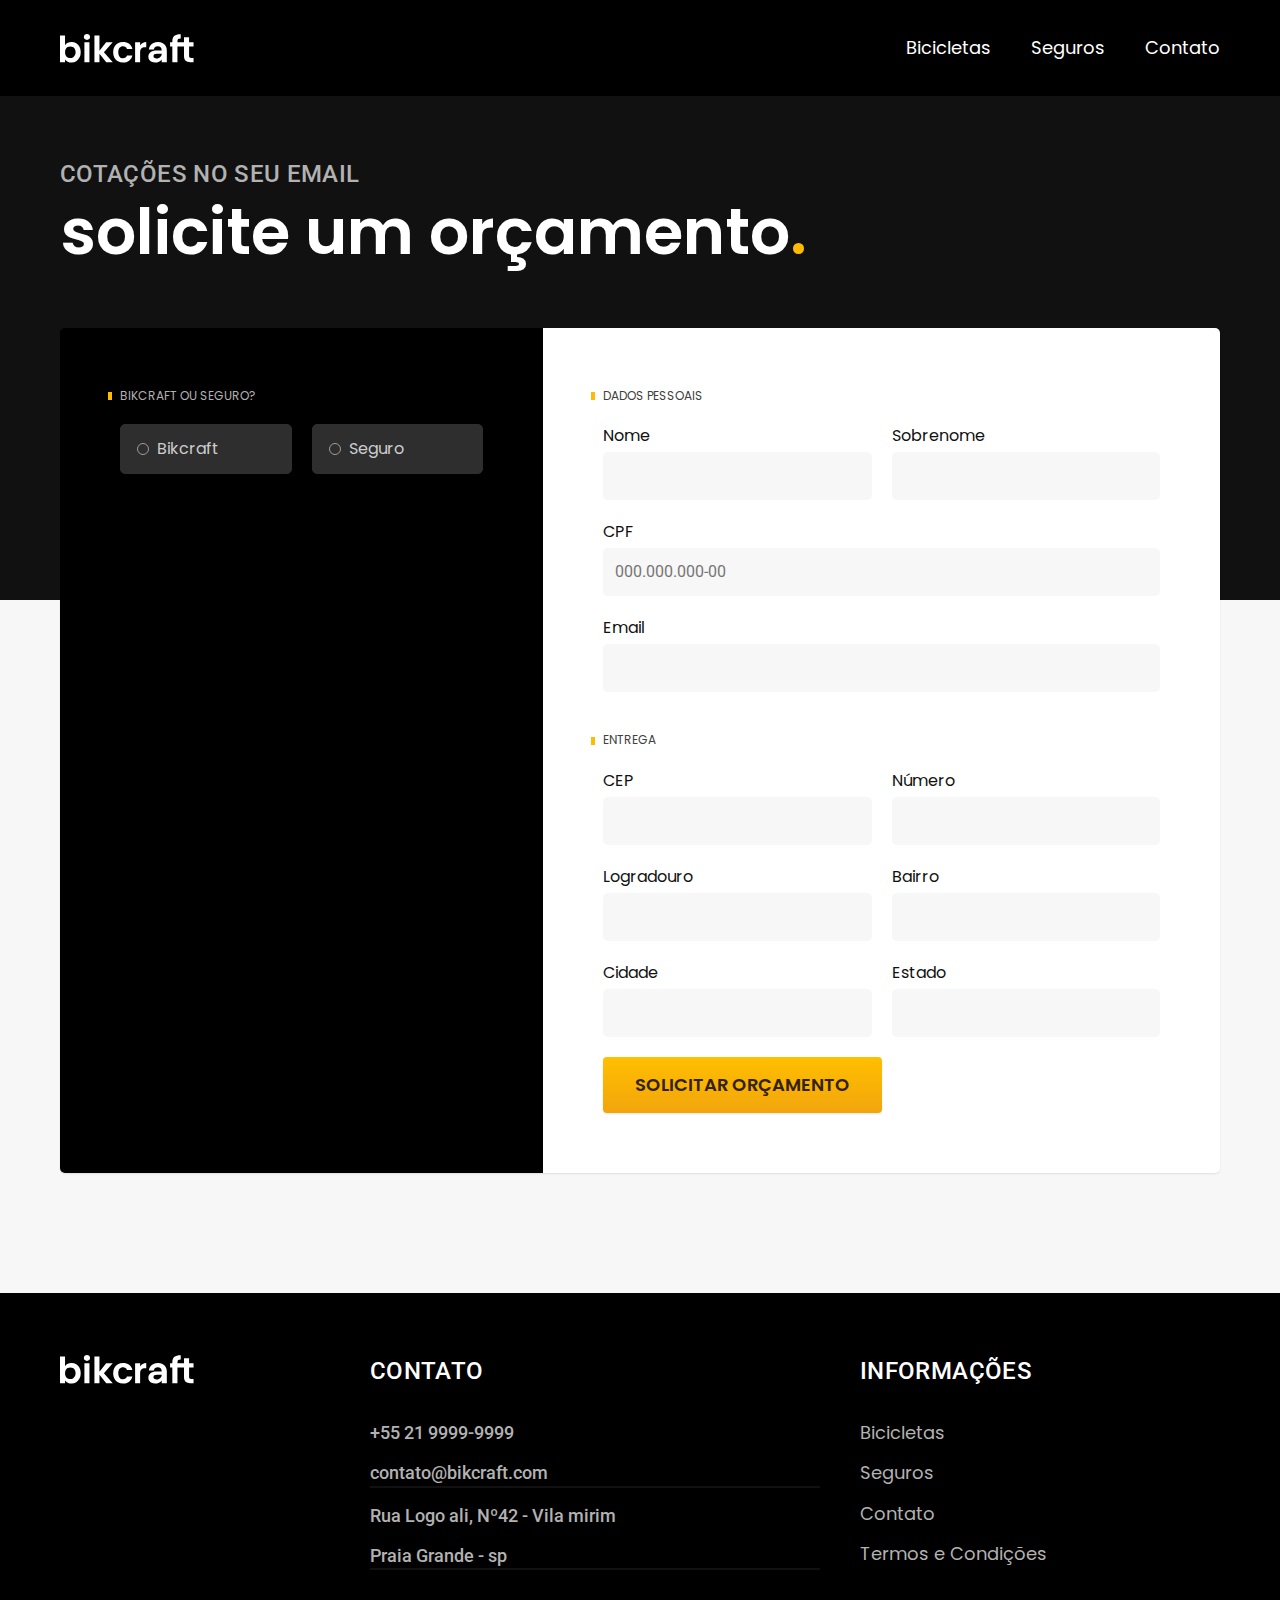
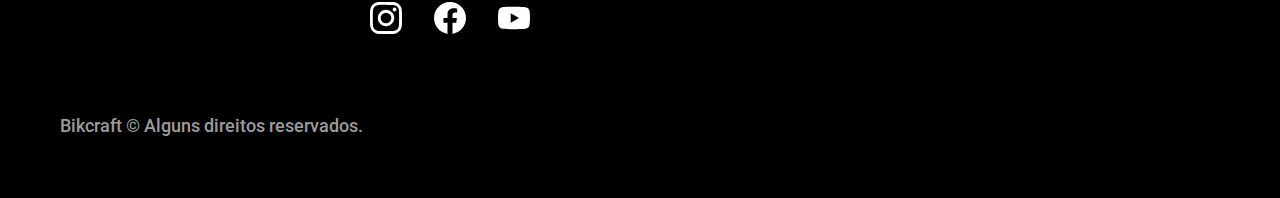
<file: assets/orcamento.html>
<!DOCTYPE html>
<html lang="pt-br">

<head>
  <meta charset="UTF-8">
  <meta name="viewport" content="width=device-width, initial-scale=1.0">

  <title>Orcamento|Baikcraft</title>
  <meta name="description" content="Bicicletas elétricas de alta precisão e qualidade,  feitas sob medida para o cliente. Explore o mundo na sua velocidade com a Bikcraft.">

  <link rel="preload" href="./css/style.css" as="style">
  <link rel="stylesheet" href="./css/style.css">

  <link rel="preconnect" href="https://fonts.googleapis.com">
  <link rel="preconnect" href="https://fonts.gstatic.com" crossorigin>
  <link href="https://fonts.googleapis.com/css2?family=Merriweather:ital,wght@1,900&family=Poppins:wght@400;600&family=Roboto:wght@500&display=swap" rel="stylesheet">
</head>

<body id="orcamento">
  <header class="header-bg">
    <div class="header container">
      <a href="./">
        <img src="./img/bikcraft.svg" alt="Bikcraft">
      </a>

      <nav aria-label="primaria">
        <ul class="header-menu font-1-m cor-0">
          <li><a href="./bicicletas.html">Bicicletas</a></li>
          <li><a href="./seguros.html">Seguros</a></li>
          <li><a href="./contato.html">Contato</a></li>
        </ul>
      </nav>
    </div>
  </header>

  <main>
    <div class="titulo-bg">
      <div class="titulo container">
        <p class="font-2-l-b cor-5">Cotações no seu email</p>
        <h1 class="font-1-xxl cor-0">solicite um orçamento<span class="cor-p1">.</span></h1>
      </div>
    </div>

    <form class="orcamento container" action="./orcamento.html">
      <div class="orcamento-produto">
        <h2 class="font-1-xs cor-5">Bikcraft ou Seguro?</h2>

        <input type="radio" name="tipo" value="bikcraft" id="bikcraft">
        <label for="bikcraft">Bikcraft</label>

        <input type="radio" name="tipo" value="seguro" id="seguro">
        <label for="seguro">Seguro</label>

        <div class="orcamento-conteudo" id="orcamento-bikcraft">
          <h2 class="font-1-xs cor-5">Escolha a sua</h2>

          <input type="radio" name="produto" value="nimbus" id="nimbus">
          <label for="nimbus">Nimbus Stark <span>R$ 4.999,00</span></label>
          <div class="orcamento-detalhes">
            <ul class="font-1-xs cor-8">
              <li><img src="./img/icones/eletrica.svg" alt=""> Motor Elétrico</li>
              <li><img src="./img/icones/carbono.svg" alt=""> Fibra de Carbono</li>
              <li><img src="./img/icones/velocidade.svg" alt=""> 50 km/h</li>
              <li><img src="./img/icones/rastreador.svg" alt=""> Rastreador</li>
            </ul>
            <img src="./img/bicicletas/nimbus.jpg" alt="Bicicleta preta">
          </div>

          <input type="radio" name="produto" value="magic" id="magic">
          <label for="magic">Magic Might <span>R$ 2.499,00</span></label>
          <div class="orcamento-detalhes">
            <ul class="font-1-xs cor-8">
              <li><img src="./img/icones/eletrica.svg" alt=""> Motor Elétrico</li>
              <li><img src="./img/icones/carbono.svg" alt=""> Fibra de Carbono</li>
              <li><img src="./img/icones/velocidade.svg" alt=""> 45 km/h</li>
              <li><img src="./img/icones/rastreador.svg" alt=""> Rastreador</li>
            </ul>
            <img src="./img/bicicletas/magic.jpg" alt="Bicicleta preta">
          </div>

          <input type="radio" name="produto" value="nebula" id="nebula">
          <label for="nebula">Nebula Cosmic <span>R$3.999,00</span></label>
          <div class="orcamento-detalhes">
            <ul class="font-1-xs cor-8">
              <li><img src="./img/icones/eletrica.svg" alt=""> Motor Elétrico</li>
              <li><img src="./img/icones/carbono.svg" alt=""> Fibra de Carbono</li>
              <li><img src="./img/icones/velocidade.svg" alt=""> 40 km/h</li>
              <li><img src="./img/icones/rastreador.svg" alt=""> Rastreador</li>
            </ul>
            <img src="./img/bicicletas/nebula.jpg" alt="Bicicleta branca">
          </div>

        </div>

        <div class="orcamento-conteudo" id="orcamento-seguro">
          <h2 class="font-1-xs cor-5">Escolha o plano</h2>

          <input type="radio" name="produto" value="prata" id="prata">
          <label for="prata">Prata <span>R$ 299</span></label>

          <input type="radio" name="produto" value="ouro" id="ouro">
          <label for="ouro">Ouro <span>R$ 399</span></label>
        </div>
      </div>
      <div class="orcamento-dados form">
        <h2 class="font-1-xs cor-9 col-2">dados pessoais</h2>
        <div>
          <label for="nome">Nome</label>
          <input type="text" id="nome" name="nome">
        </div>
        <div>
          <label for="sobrenome">Sobrenome</label>
          <input type="text" id="sobrenome" name="sobrenome">
        </div>
        <div class="col-2">
          <label for="cpf">CPF</label>
          <input type="text" id="cpf" name="cpf" placeholder="000.000.000-00">
        </div>
        <div class="col-2">
          <label for="email">Email</label>
          <input type="email" id="email" name="email">
        </div>
        <h2 class="font-1-xs cor-9 col-2">entrega</h2>
        <div>
          <label for="cep">CEP</label>
          <input type="text" id="cep" name="cep">
        </div>
        <div>
          <label for="numero">Número</label>
          <input type="text" id="numero" name="numero">
        </div>
        <div>
          <label for="logradouro">Logradouro</label>
          <input type="text" id="logradouro" name="logradouro">
        </div>
        <div>
          <label for="bairro">Bairro</label>
          <input type="text" id="bairro" name="bairro">
        </div>
        <div>
          <label for="cidade">Cidade</label>
          <input type="text" id="cidade" name="cidade">
        </div>
        <div>
          <label for="estado">Estado</label>
          <input type="text" id="estado" name="estado">
        </div>
        <button class="botao col-2">Solicitar Orçamento</button>
      </div>
    </form>
  </main>


  <footer class="footer-bg">
    <div class="footer container">
      <img src="./img/bikcraft.svg" alt="Bikcraft">
      <div class="footer-contato">
        <h3 class="font-2-l-b cor-0">Contato</h3>
        <ul class="font-2-m cor-5">
          <li><a href="tel:+552199999999">+55 21 9999-9999</a></li>
          <li><a href="mailto:contato@bikcraft.com">contato@bikcraft.com</a></li>
          <li>Rua Logo ali, Nº42 - Vila mirim</li>
          <li>Praia Grande - sp</li>
        </ul>
        <div class="footer-redes">
          <a href="./">
            <img src="./img/redes/instagram.svg" alt="Instagram">
          </a>
          <a href="./">
            <img src="./img/redes/facebook.svg" alt="Facebook">
          </a>
          <a href="./">
            <img src="./img/redes/youtube.svg" alt="Youtube">
          </a>
        </div>
      </div>
      <div class="footer-informacoes">
        <h3 class="font-2-l-b cor-0">Informações</h3>
        <nav>
          <ul class="font-1-m cor-5">
            <li><a href="./bicicletas.html">Bicicletas</a></li>
            <li><a href="./seguros.html">Seguros</a></li>
            <li><a href="./contato.html">Contato</a></li>
            <li><a href="./termos.html">Termos e Condições</a></li>
          </ul>
        </nav>
      </div>
      <p class="footer-copy font-2-m cor-6">Bikcraft © Alguns direitos reservados.</p>
    </div>
  </footer>

  <script src="./js/script.js"></script>
</body>
</file>
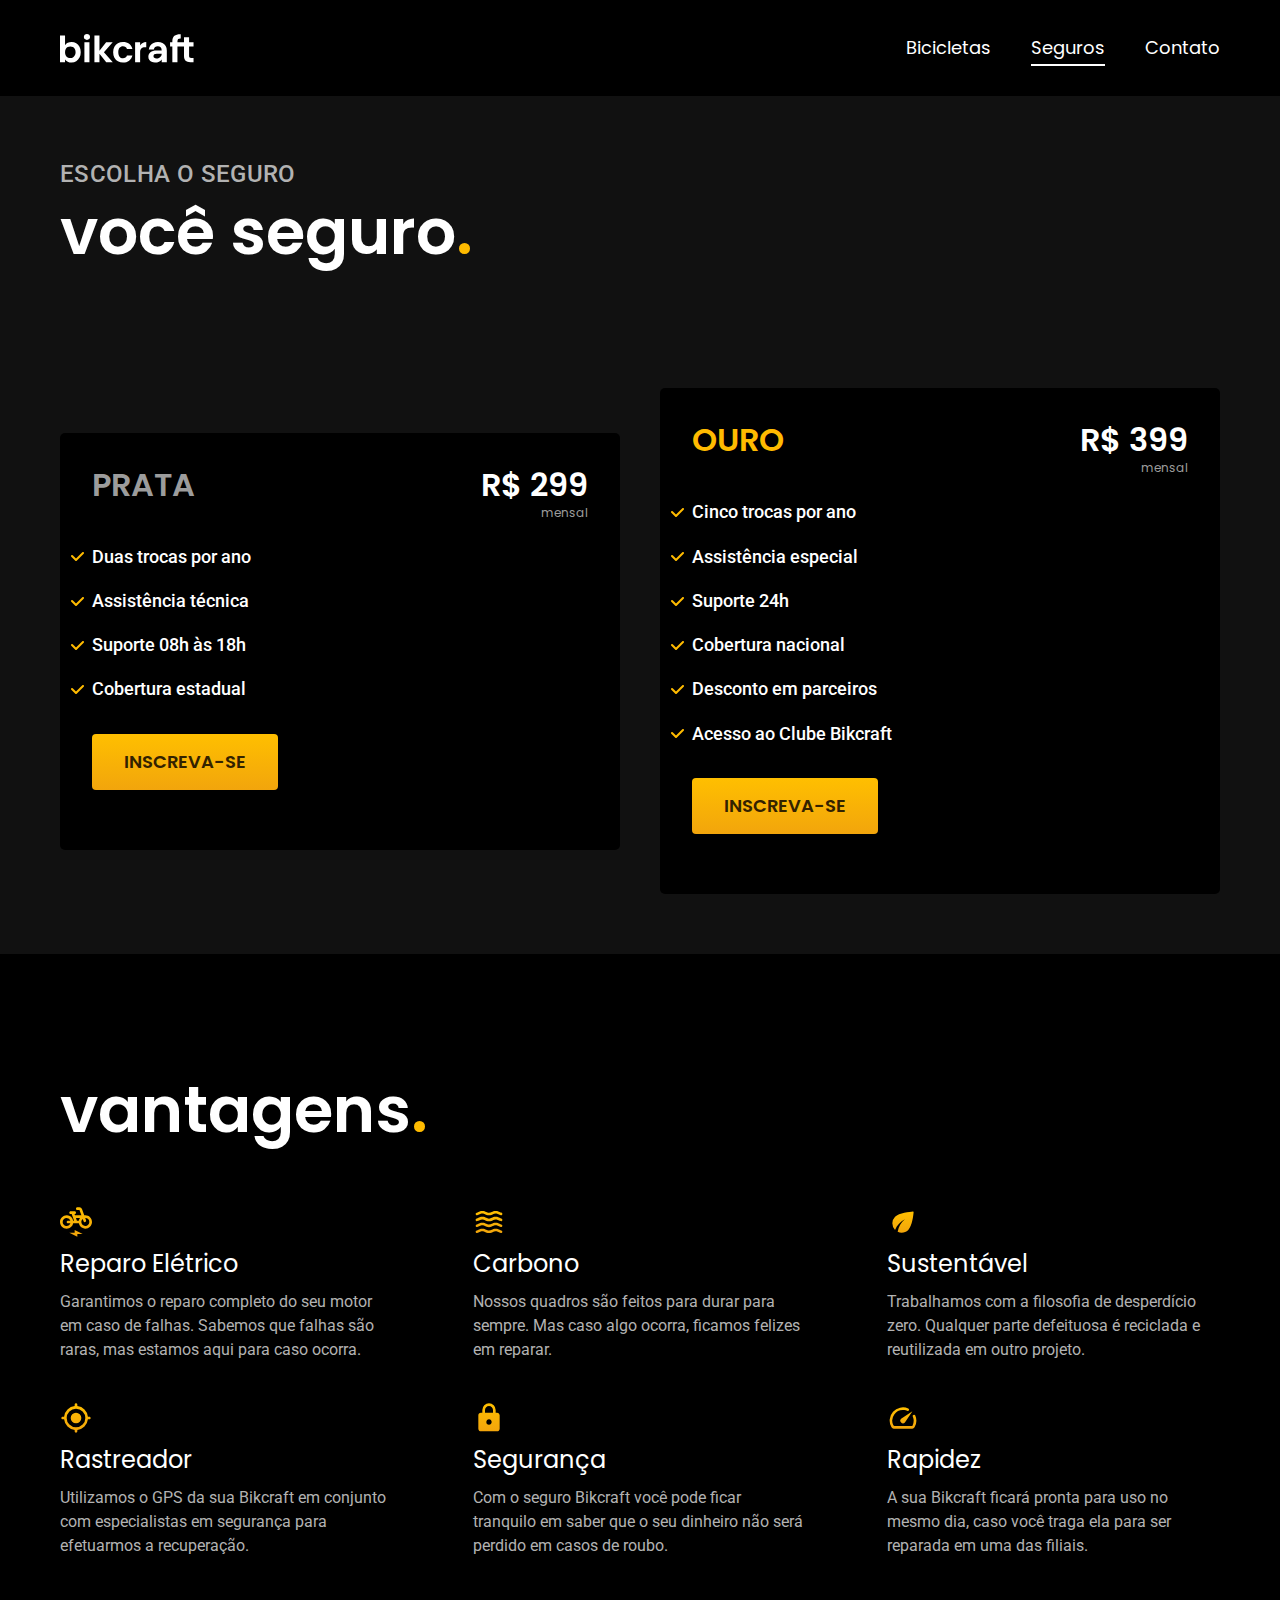
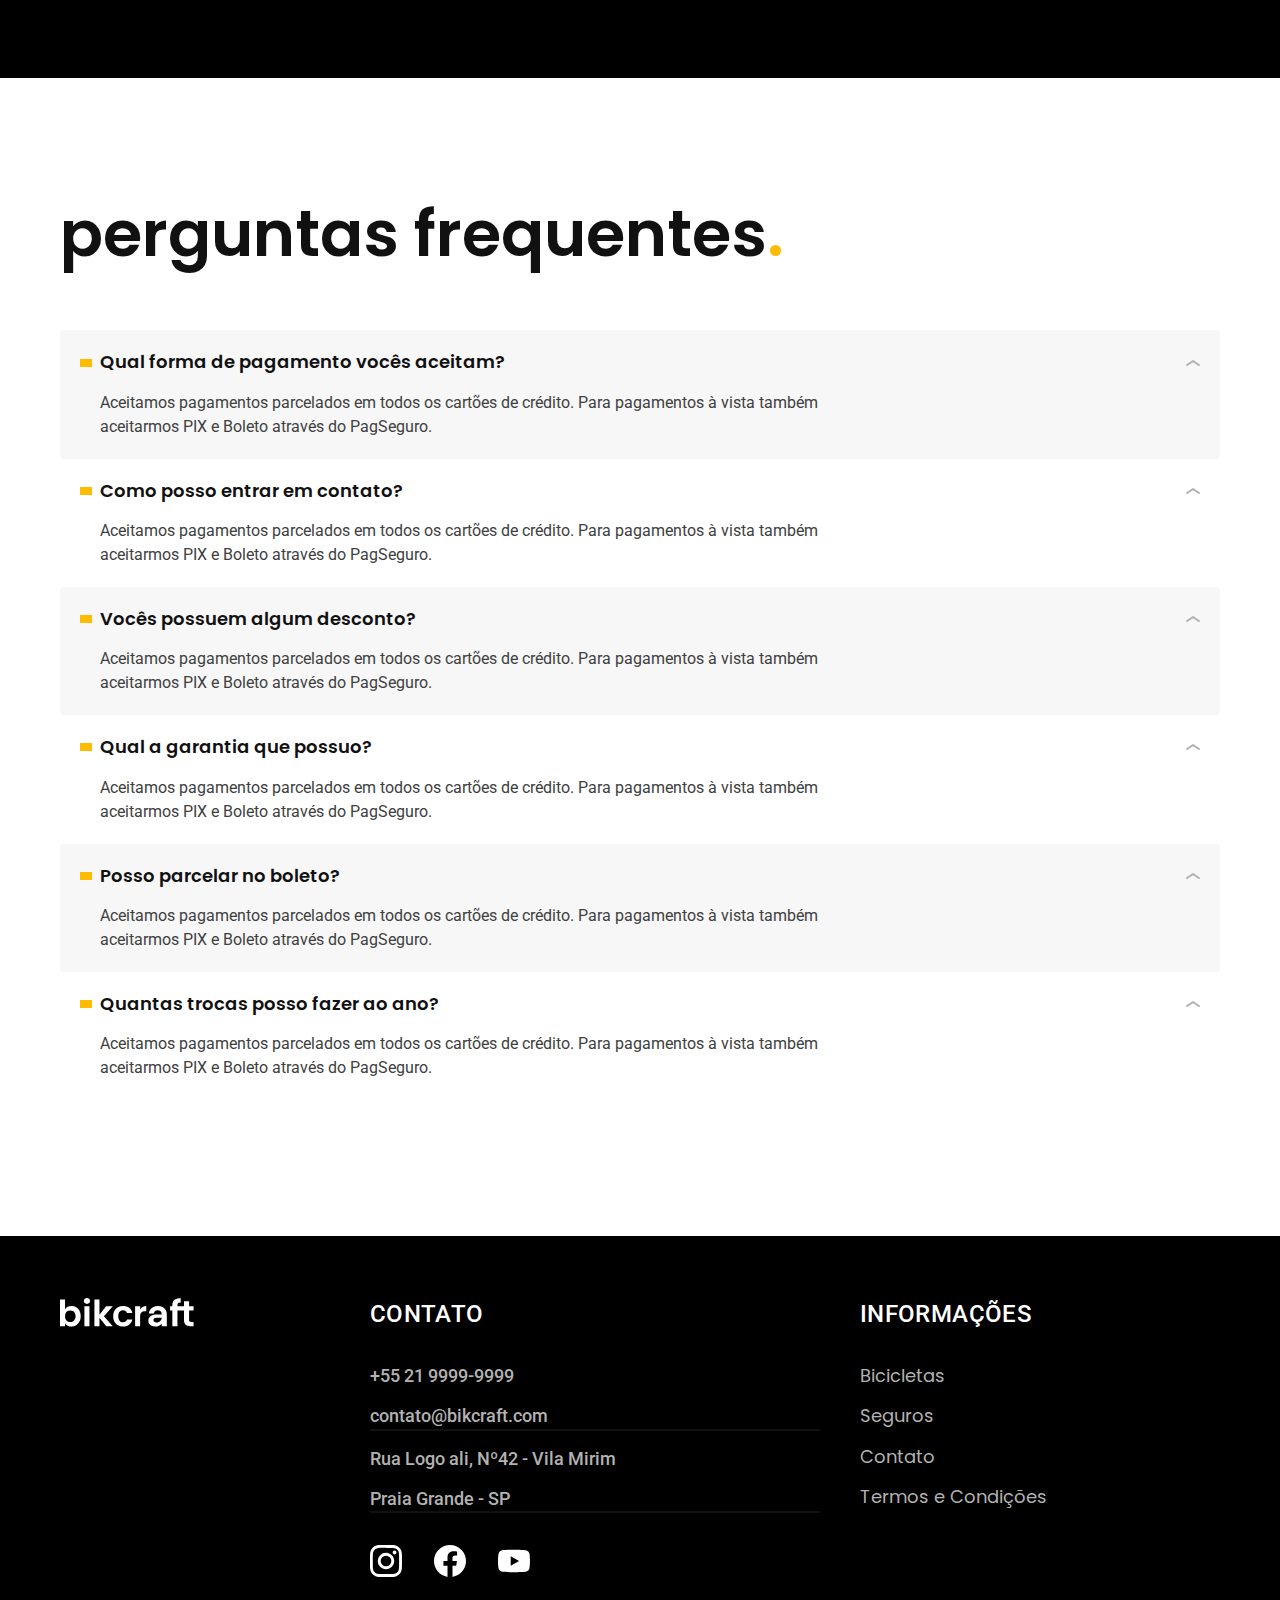
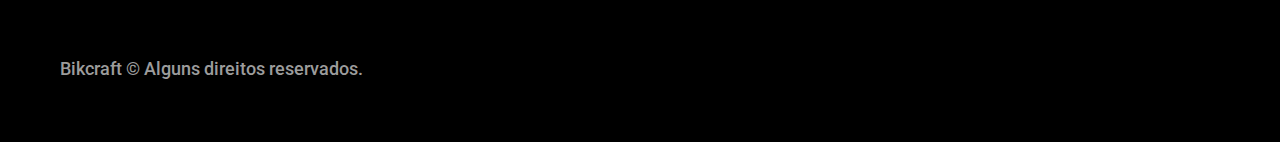
<file: assets/seguros.html>
<!DOCTYPE html>
<html lang="pt-BR">

<head>
  <meta charset="UTF-8">
  <meta name="viewport" content="width=device-width, initial-scale=1.0">

  <title>Seguros | Bikcraft</title>
  <meta name="description" content="Seguros">

  <link rel="preload" href="./css/style.css" as="style">
  <link rel="stylesheet" href="./css/style.css">

  <link rel="preconnect" href="https://fonts.googleapis.com">
  <link rel="preconnect" href="https://fonts.gstatic.com" crossorigin>
  <link href="https://fonts.googleapis.com/css2?family=Merriweather:ital,wght@1,900&family=Poppins:wght@400;600&family=Roboto:wght@500&display=swap" rel="stylesheet">
</head>

<body id="seguros">
  <header class="header-bg">
    <div class="header container">
      <a href="./">
        <img src="./img/bikcraft.svg" alt="Bikcraft">
      </a>

      <nav aria-label="primaria">
        <ul class="header-menu font-1-m cor-0">
          <li><a href="./bicicletas.html">Bicicletas</a></li>
          <li><a href="./seguros.html">Seguros</a></li>
          <li><a href="./contato.html">Contato</a></li>
        </ul>
      </nav>
    </div>
  </header>

  <main class="seguros-bg">
    <div class="titulo-bg">
      <div class="titulo container">
        <p class="font-2-l-b cor-5">Escolha o seguro</p>
        <h1 class="font-1-xxl cor-0">você seguro<span class="cor-p1">.</span></h1>
      </div>
    </div>

    <div class="seguros container">

      <div class="seguros-item">
        <h3 class="font-1-xl cor-6">PRATA</h3>
        <span class="font-1-xl cor-0">R$ 299 <span class="font-1-xs cor-6">mensal</span></span>
        <ul class="font-2-m cor-0">
          <li>Duas trocas por ano</li>
          <li>Assistência técnica</li>
          <li>Suporte 08h às 18h</li>
          <li>Cobertura estadual</li>
        </ul>
        <a class="botao secundario" href="./orcamento.html?tipo=seguro&produto=prata">Inscreva-se</a>
      </div>

      <div class="seguros-item">
        <h3 class="font-1-xl cor-p1">OURO</h3>
        <span class="font-1-xl cor-0">R$ 399 <span class="font-1-xs cor-6">mensal</span></span>
        <ul class="font-2-m cor-0">
          <li>Cinco trocas por ano</li>
          <li>Assistência especial</li>
          <li>Suporte 24h</li>
          <li>Cobertura nacional</li>
          <li>Desconto em parceiros</li>
          <li>Acesso ao Clube Bikcraft</li>
        </ul>
        <a class="botao" href="./orcamento.html?tipo=seguro&produto=ouro">Inscreva-se</a>
      </div>
    </div>
  </main>

  <article class="vantagens-bg">
    <div class="vantagens container">
      <h2 class="font-1-xxl cor-0">vantagens<span class="cor-p1">.</span></h2>
      <ul>
        <li>
          <img src="./img/icones/eletrica.svg" alt="">
          <h3 class="font-1-l cor-0">Reparo Elétrico</h3>
          <p class="font-2-s cor-5">Garantimos o reparo completo do seu motor em caso de falhas. Sabemos que falhas são raras, mas estamos aqui para caso ocorra.</p>
        </li>
        <li>
          <img src="./img/icones/carbono.svg" alt="">
          <h3 class="font-1-l cor-0">Carbono</h3>
          <p class="font-2-s cor-5">Nossos quadros são feitos para durar para sempre. Mas caso algo ocorra, ficamos felizes em reparar.</p>
        </li>
        <li>
          <img src="./img/icones/sustentavel.svg" alt="">
          <h3 class="font-1-l cor-0">Sustentável</h3>
          <p class="font-2-s cor-5">Trabalhamos com a filosofia de desperdício zero. Qualquer parte defeituosa é reciclada e reutilizada em outro projeto.</p>
        </li>
        <li>
          <img src="./img/icones/rastreador.svg" alt="">
          <h3 class="font-1-l cor-0">Rastreador</h3>
          <p class="font-2-s cor-5">Utilizamos o GPS da sua Bikcraft em conjunto com especialistas em segurança para efetuarmos a recuperação.</p>
        </li>
        <li>
          <img src="./img/icones/seguro.svg" alt="">
          <h3 class="font-1-l cor-0">Segurança</h3>
          <p class="font-2-s cor-5">Com o seguro Bikcraft você pode ficar tranquilo em saber que o seu dinheiro não será perdido em casos de roubo.</p>
        </li>
        <li>
          <img src="./img/icones/velocidade.svg" alt="">
          <h3 class="font-1-l cor-0">Rapidez</h3>
          <p class="font-2-s cor-5">A sua Bikcraft ficará pronta para uso no mesmo dia, caso você traga ela para ser reparada em uma das filiais.</p>
        </li>
      </ul>
    </div>
  </article>

  <article class="perguntas container">
    <h2 class="font-1-xxl">perguntas frequentes<span class="cor-p1">.</span></h2>

    <dl>
      <div>
        <dt class="font-1-m-b">Qual forma de pagamento vocês aceitam?</dt>
        <dd class="font-2-s cor-9">Aceitamos pagamentos parcelados em todos os cartões de crédito. Para pagamentos à vista também aceitarmos PIX e Boleto através do PagSeguro.</dd>
      </div>
      <div>
        <dt class="font-1-m-b">Como posso entrar em contato?</dt>
        <dd class="font-2-s cor-9">Aceitamos pagamentos parcelados em todos os cartões de crédito. Para pagamentos à vista também aceitarmos PIX e Boleto através do PagSeguro.</dd>
      </div>
      <div>
        <dt class="font-1-m-b">Vocês possuem algum desconto?</dt>
        <dd class="font-2-s cor-9">Aceitamos pagamentos parcelados em todos os cartões de crédito. Para pagamentos à vista também aceitarmos PIX e Boleto através do PagSeguro.</dd>
      </div>
      <div>
        <dt class="font-1-m-b">Qual a garantia que possuo?</dt>
        <dd class="font-2-s cor-9">Aceitamos pagamentos parcelados em todos os cartões de crédito. Para pagamentos à vista também aceitarmos PIX e Boleto através do PagSeguro.</dd>
      </div>
      <div>
        <dt class="font-1-m-b">Posso parcelar no boleto?</dt>
        <dd class="font-2-s cor-9">Aceitamos pagamentos parcelados em todos os cartões de crédito. Para pagamentos à vista também aceitarmos PIX e Boleto através do PagSeguro.</dd>
      </div>
      <div>
        <dt class="font-1-m-b">Quantas trocas posso fazer ao ano?</dt>
        <dd class="font-2-s cor-9">Aceitamos pagamentos parcelados em todos os cartões de crédito. Para pagamentos à vista também aceitarmos PIX e Boleto através do PagSeguro.</dd>
      </div>
    </dl>
  </article>

  <footer class="footer-bg">
    <div class="footer container">
      <img src="./img/bikcraft.svg" alt="Bikcraft">
      <div class="footer-contato">
        <h3 class="font-2-l-b cor-0">Contato</h3>
        <ul class="font-2-m cor-5">
          <li><a href="tel:+552199999999">+55 21 9999-9999</a></li>
          <li><a href="mailto:contato@bikcraft.com">contato@bikcraft.com</a></li>
          <li>Rua Logo ali, Nº42 - Vila Mirim</li>
          <li>Praia Grande - SP</li>
        </ul>
        <div class="footer-redes">
          <a href="./">
            <img src="./img/redes/instagram.svg" alt="Instagram">
          </a>
          <a href="./">
            <img src="./img/redes/facebook.svg" alt="Facebook">
          </a>
          <a href="./">
            <img src="./img/redes/youtube.svg" alt="Youtube">
          </a>
        </div>
      </div>
      <div class="footer-informacoes">
        <h3 class="font-2-l-b cor-0">Informações</h3>
        <nav>
          <ul class="font-1-m cor-5">
            <li><a href="./bicicletas.html">Bicicletas</a></li>
            <li><a href="./seguros.html">Seguros</a></li>
            <li><a href="./contato.html">Contato</a></li>
            <li><a href="./termos.html">Termos e Condições</a></li>
          </ul>
        </nav>
      </div>
      <p class="footer-copy font-2-m cor-6">Bikcraft © Alguns direitos reservados.</p>
    </div>
  </footer>
  <script src="./js/script.js"></script>
</body>

</html>
</file>
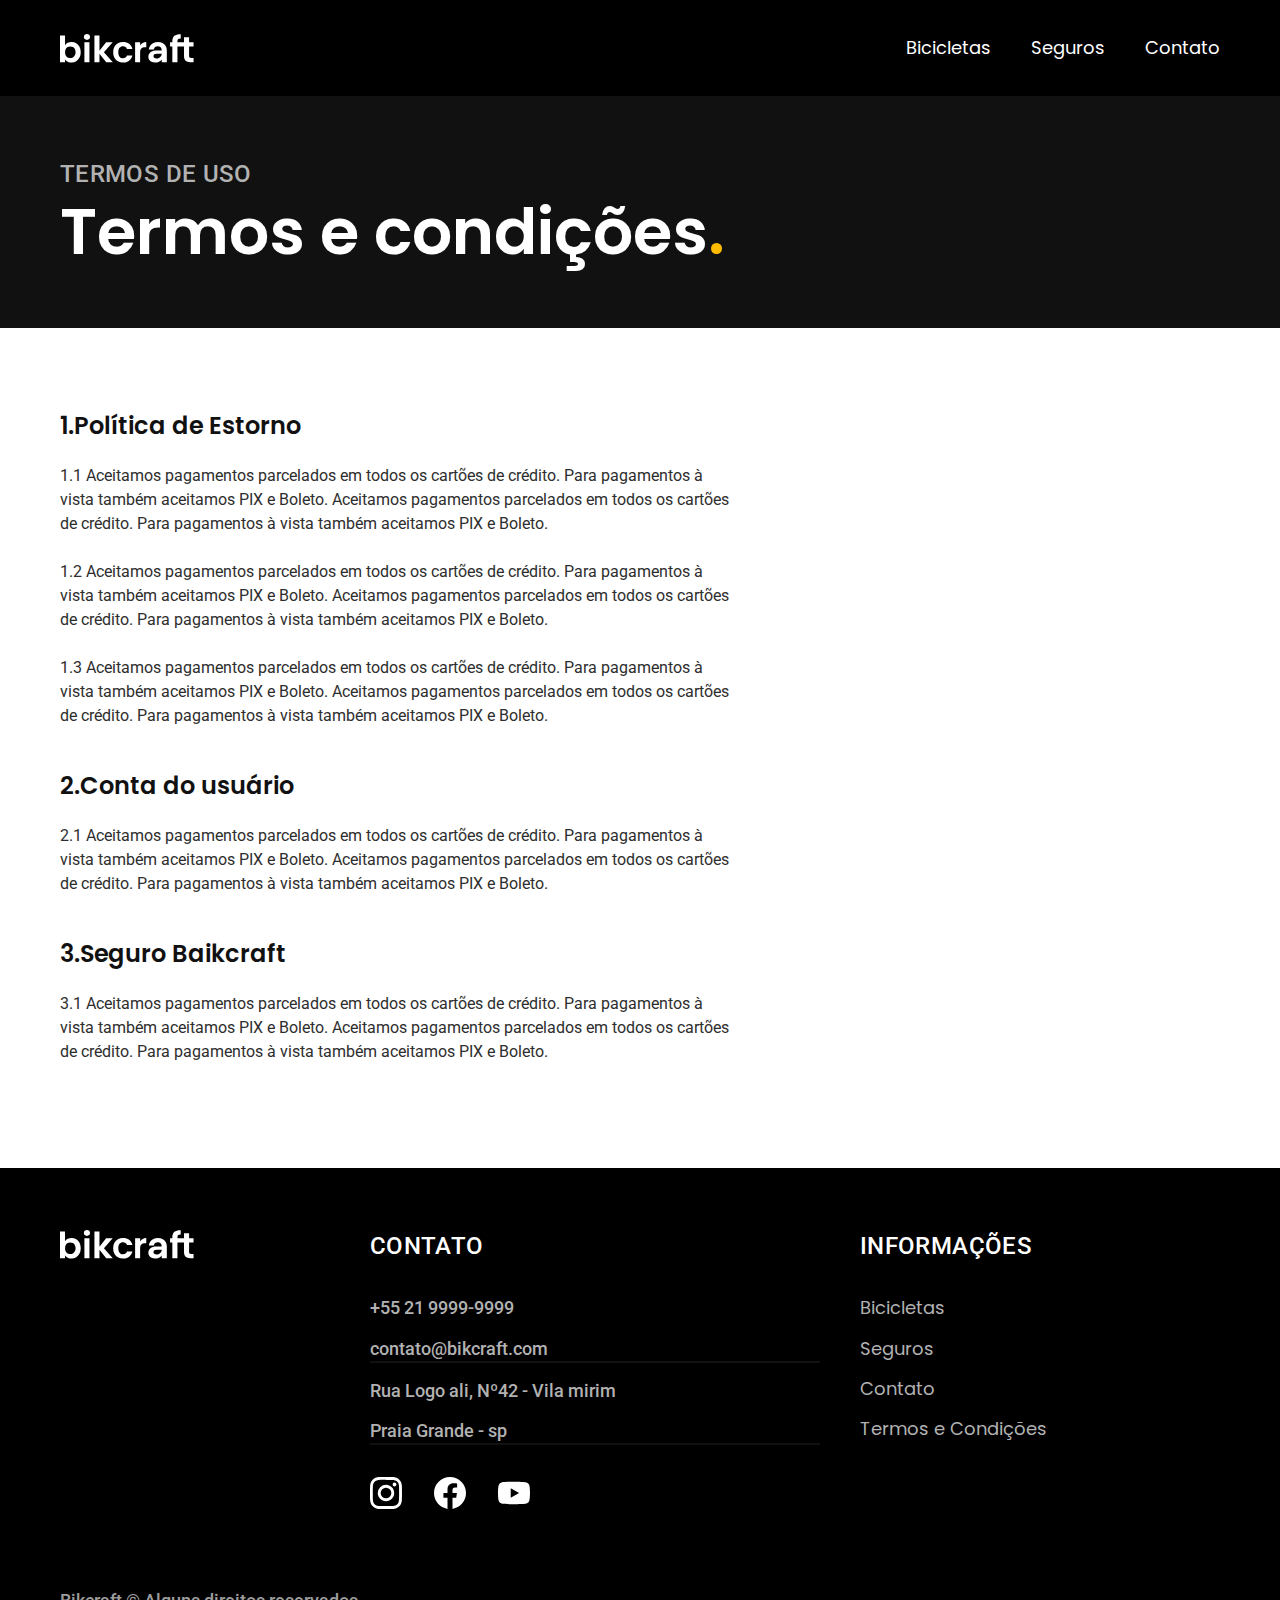
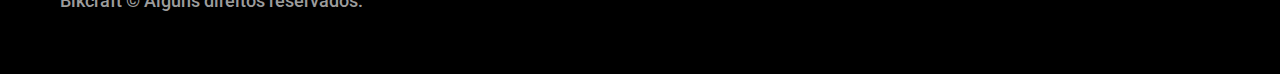
<file: assets/termos.html>
<!DOCTYPE html>
<html lang="pt-br">

<head>
  <meta charset="UTF-8">
  <meta name="viewport" content="width=device-width, initial-scale=1.0">

  <title>Termos e condições|Baikcraft</title>
  <meta name="description" content="Bicicletas elétricas de alta precisão e qualidade,  feitas sob medida para o cliente. Explore o mundo na sua velocidade com a Bikcraft.">

  <link rel="preload" href="./css/style.css" as="style">
  <link rel="stylesheet" href="./css/style.css">

  <link rel="preconnect" href="https://fonts.googleapis.com">
  <link rel="preconnect" href="https://fonts.gstatic.com" crossorigin>
  <link href="https://fonts.googleapis.com/css2?family=Merriweather:ital,wght@1,900&family=Poppins:wght@400;600&family=Roboto:wght@500&display=swap" rel="stylesheet">
</head>

<body id="termos">
  <header class="header-bg">
    <div class="header container">
      <a href="./">
        <img src="./img/bikcraft.svg" alt="Bikcraft">
      </a>

      <nav aria-label="primaria">
        <ul class="header-menu font-1-m cor-0">
          <li><a href="./bicicletas.html">Bicicletas</a></li>
          <li><a href="./seguros.html">Seguros</a></li>
          <li><a href="./contato.html">Contato</a></li>
        </ul>
      </nav>
    </div>
  </header>

  <main>
    <div class="titulo-bg">
      <div class="titulo container">
        <p class="font-2-l-b cor-5">Termos de uso</p>
        <h1 class="font-1-xxl cor-0">Termos e condições<span class="cor-p1">.</span></h1>
      </div>
    </div>

    <div class="termos font-2-s cor-10 container">
      <h2 class="font-1-l cor-11">1.Política de Estorno</h2>
      <p>1.1 Aceitamos pagamentos parcelados em todos os cartões de crédito. Para pagamentos à vista também aceitamos PIX e Boleto. Aceitamos pagamentos parcelados em todos os cartões de crédito. Para pagamentos à vista também aceitamos PIX e Boleto.</p>
      <p>1.2 Aceitamos pagamentos parcelados em todos os cartões de crédito. Para pagamentos à vista também aceitamos PIX e Boleto. Aceitamos pagamentos parcelados em todos os cartões de crédito. Para pagamentos à vista também aceitamos PIX e Boleto.</p>
      <p>1.3 Aceitamos pagamentos parcelados em todos os cartões de crédito. Para pagamentos à vista também aceitamos PIX e Boleto. Aceitamos pagamentos parcelados em todos os cartões de crédito. Para pagamentos à vista também aceitamos PIX e Boleto.</p>

      <h2 class="font-1-l cor-11">2.Conta do usuário</h2>
      <p>2.1 Aceitamos pagamentos parcelados em todos os cartões de crédito. Para pagamentos à vista também aceitamos PIX e Boleto. Aceitamos pagamentos parcelados em todos os cartões de crédito. Para pagamentos à vista também aceitamos PIX e Boleto.</p>

      <h2 class="font-1-l cor-11">3.Seguro Baikcraft</h2>
      <p>3.1 Aceitamos pagamentos parcelados em todos os cartões de crédito. Para pagamentos à vista também aceitamos PIX e Boleto. Aceitamos pagamentos parcelados em todos os cartões de crédito. Para pagamentos à vista também aceitamos PIX e Boleto.</p>
    </div>

  </main>

  <footer class="footer-bg">
    <div class="footer container">
      <img src="./img/bikcraft.svg" alt="Bikcraft">
      <div class="footer-contato">
        <h3 class="font-2-l-b cor-0">Contato</h3>
        <ul class="font-2-m cor-5">
          <li><a href="tel:+552199999999">+55 21 9999-9999</a></li>
          <li><a href="mailto:contato@bikcraft.com">contato@bikcraft.com</a></li>
          <li>Rua Logo ali, Nº42 - Vila mirim</li>
          <li>Praia Grande - sp</li>
        </ul>
        <div class="footer-redes">
          <a href="./">
            <img src="./img/redes/instagram.svg" alt="Instagram">
          </a>
          <a href="./">
            <img src="./img/redes/facebook.svg" alt="Facebook">
          </a>
          <a href="./">
            <img src="./img/redes/youtube.svg" alt="Youtube">
          </a>
        </div>
      </div>
      <div class="footer-informacoes">
        <h3 class="font-2-l-b cor-0">Informações</h3>
        <nav>
          <ul class="font-1-m cor-5">
            <li><a href="./bicicletas.html">Bicicletas</a></li>
            <li><a href="./seguros.html">Seguros</a></li>
            <li><a href="./contato.html">Contato</a></li>
            <li><a href="./termos.html">Termos e Condições</a></li>
          </ul>
        </nav>
      </div>
      <p class="footer-copy font-2-m cor-6">Bikcraft © Alguns direitos reservados.</p>
    </div>
  </footer>

  <script src="./js/script.js"></script>
</body>
</file>
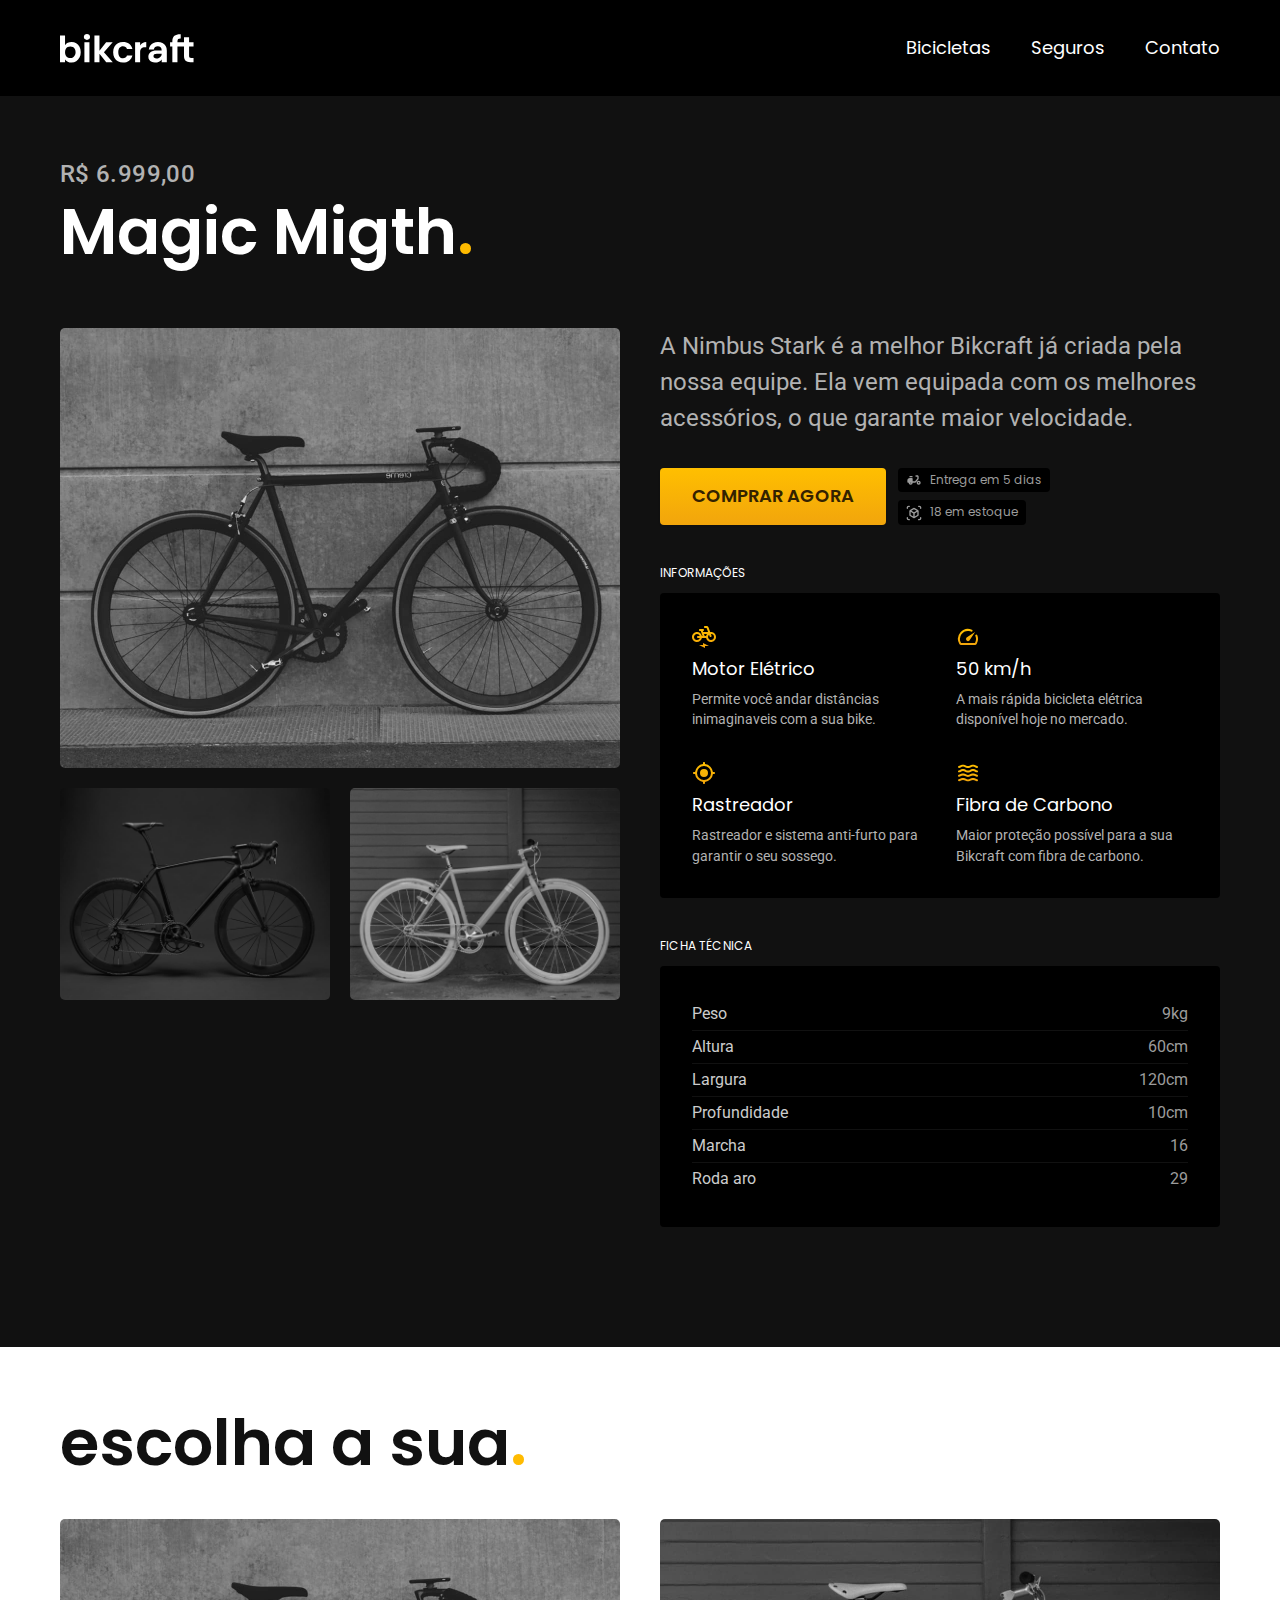
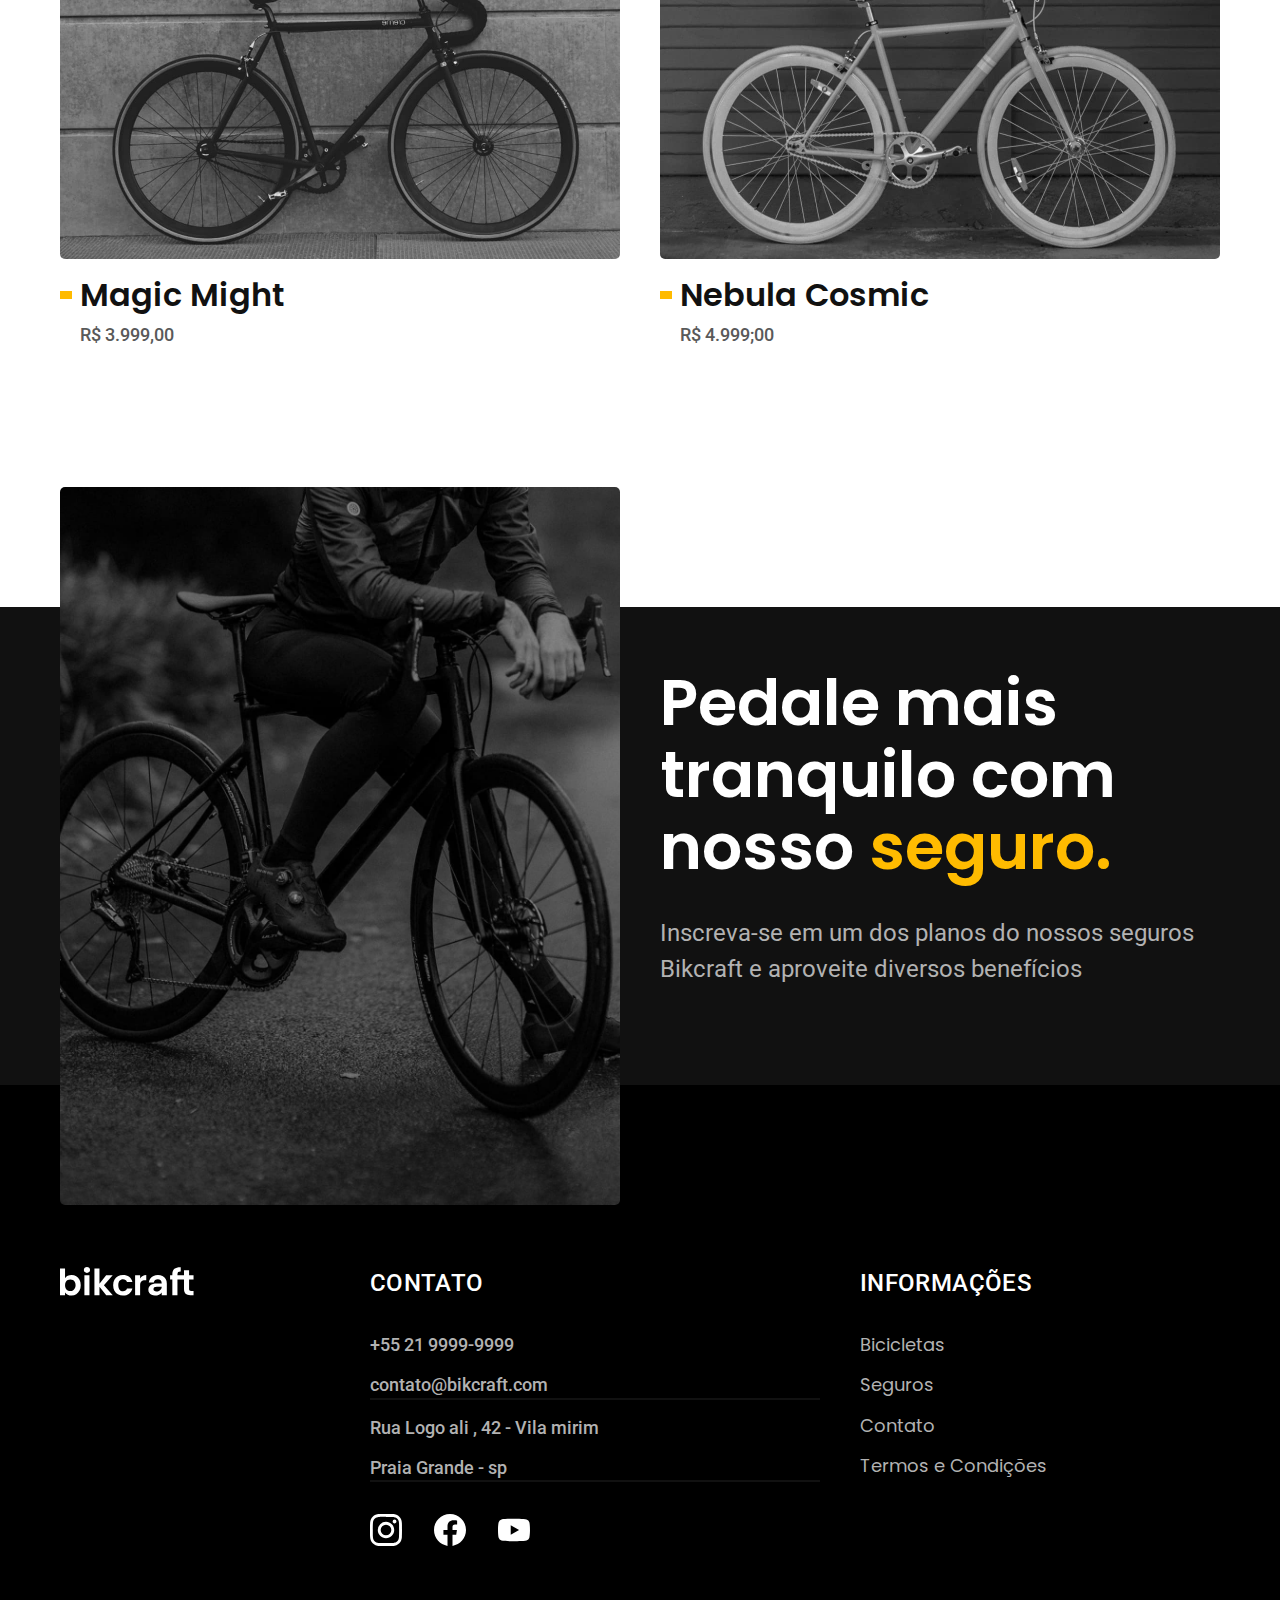
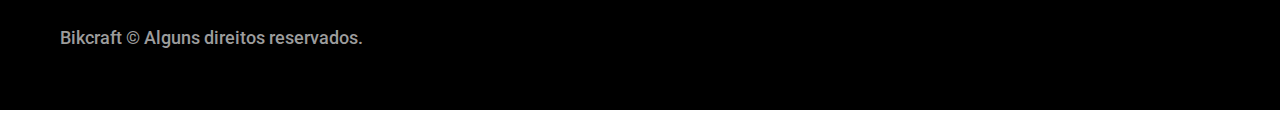
<file: assets/bicicleta/magic.html>
<!DOCTYPE html>
<html lang="pt-br">

<head>
  <meta charset="UTF-8">
  <meta name="viewport" content="width=device-width, initial-scale=1.0">

  <title>Magic|Baikcraft</title>
  <meta name="description" content="Bicicletas elétricas de alta precisão e qualidade,  feitas sob medida para o cliente. Explore o mundo na sua velocidade com a Bikcraft.">

  <link rel="stylesheet" href="../css/style.css">

  <link rel="preconnect" href="https://fonts.googleapis.com">
  <link rel="preconnect" href="https://fonts.gstatic.com" crossorigin>
  <link href="https://fonts.googleapis.com/css2?family=Merriweather:ital,wght@1,900&family=Poppins:wght@400;600&family=Roboto:wght@500&display=swap" rel="stylesheet">
</head>

<body id="bicicleta">
  <header class="header-bg">
    <div class="header container">
      <a href="./">
        <img src="../img/bikcraft.svg" alt="Bikcraft">
      </a>

      <nav aria-label="primaria">
        <ul class="header-menu font-1-m cor-0">
          <li><a href="../bicicletas.html">Bicicletas</a></li>
          <li><a href="../seguros.html">Seguros</a></li>
          <li><a href="../contato.html">Contato</a></li>
        </ul>
      </nav>
    </div>
  </header>

  <main class="titulo-bg">
    <div>
      <div class="titulo container">
        <p class="font-2-l-b cor-5">R$ 6.999,00</p>
        <h1 class="font-1-xxl cor-0">Magic Migth<span class="cor-p1">.</span></h1>
      </div>
    </div>
    <div class="bicicleta container">
      <div class="bicicleta-imagens">
        <img src="../img/bicicleta/nimbus2.jpg" alt="bicicleta 1">
        <img src="../img/bicicleta/nimbus1.jpg" alt="bicicleta 2">
        <img src="../img/bicicleta/nimbus3.jpg" alt="bicicleta 3">
      </div>

      <div class="bicicleta-conteudo">
        <p class="font-2-l cor-5">A Nimbus Stark é a melhor Bikcraft já criada pela nossa equipe. Ela vem equipada com os melhores acessórios, o que garante maior velocidade.</p>
        <div class="bicicleta-comprar">
          <a class="botao" href="../orcamento.html?tipo=bikcraft&produto=magic">Comprar agora</a>
          <span class="font-1-xs cor-6"><img src="../img/icones/entrega.svg" alt="">Entrega em 5 dias</span>
          <span class="font-1-xs cor-6"><img src="../img/icones/estoque.svg" alt="">18 em estoque</span>
        </div>

        <h2 class="font-1-xs cor-0">Informações</h2>
        <ul class="bicicleta-informacoes">
          <li>
            <img src="../img/icones/eletrica.svg" alt="">
            <h3 class="font-1-m cor-0 ">Motor Elétrico</h3>
            <p class="font-2-xs cor-5">Permite você andar distâncias inimaginaveis com a sua bike.</p>
          </li>
          <li>
            <img src="../img/icones/velocidade.svg" alt="">
            <h3 class="font-1-m cor-0 ">50 km/h</h3>
            <p class="font-2-xs cor-5">A mais rápida bicicleta elétrica disponível hoje no mercado.</p>
          </li>
          <li>
            <img src="../img/icones/rastreador.svg" alt="">
            <h3 class="font-1-m cor-0 ">Rastreador</h3>
            <p class="font-2-xs cor-5">Rastreador e sistema anti-furto para garantir o seu sossego.</p>
          </li>
          <li>
            <img src="../img/icones/carbono.svg" alt="">
            <h3 class="font-1-m cor-0 ">Fibra de Carbono</h3>
            <p class="font-2-xs cor-5">Maior proteção possível para a sua Bikcraft com fibra de carbono.</p>
          </li>
        </ul>

        <h2 class="font-1-xs cor-0">Ficha técnica</h2>
        <ul class="bicicleta-ficha font-2-s cor-4">
          <li>Peso<span>9kg</span> </li>
          <li>Altura<span>60cm</span> </li>
          <li>Largura<span>120cm</span> </li>
          <li>Profundidade<span>10cm</span> </li>
          <li>Marcha<span>16</span> </li>
          <li>Roda aro<span>29</span> </li>
        </ul>
      </div>
    </div>
  </main>

  <article class="bicicletas-lista container">
    <h2 class="font-1-xxl">escolha a sua<span class="cor-p1">.</span></h2>

    <ul>
      <li>
        <a href="./magic.html">
          <img src="../img/bicicletas/magic.jpg" alt="Bicicleta preta">
          <h3 class="font-1-xl">Magic Might</h3>
          <span class="font-2-m cor-8">R$ 3.999,00</span>
        </a>
      </li>
      <li>
        <a href="./nebula.html">
          <img src="../img/bicicletas/nebula.jpg" alt="Bicicleta preta">
          <h3 class="font-1-xl">Nebula Cosmic</h3>
          <span class="font-2-m cor-8">R$ 4.999;00</span>
        </a>
      </li>
    </ul>
  </article>

  <article class="seguro-bg">
    <div class="seguro container">
      <div class="seguro-imagem">
        <img src="../img/fotos/seguros.jpg" alt="Pessoa parada encima de uma bicicleta.">
      </div>
      <div class="seguro-conteudo">
        <h2 class="font-1-xxl cor-0">Pedale mais tranquilo com nosso <span class="cor-p1">seguro.</span></h2>
        <p class="font-2-l cor-5">Inscreva-se em um dos planos do nossos seguros Bikcraft e aproveite diversos benefícios </p>
        <a href="../seguros.html">Conheça Mais</a>
      </div>
    </div>
  </article>

  <footer class="footer-bg">
    <div class="footer container">
      <img src="../img/bikcraft.svg" alt="Bikcraft">
      <div class="footer-contato">
        <h3 class="font-2-l-b cor-0">Contato</h3>
        <ul class="font-2-m cor-5">
          <li><a href="tel:+552199999999">+55 21 9999-9999</a></li>
          <li><a href="mailto:contato@bikcraft.com">contato@bikcraft.com</a></li>
          <li>Rua Logo ali , 42 - Vila mirim</li>
          <li>Praia Grande - sp</li>
        </ul>
        <div class="footer-redes">
          <a href="./">
            <img src="../img/redes/instagram.svg" alt="Instagram">
          </a>
          <a href="./">
            <img src="../img/redes/facebook.svg" alt="Facebook">
          </a>
          <a href="./">
            <img src="../img/redes/youtube.svg" alt="Youtube">
          </a>
        </div>
      </div>
      <div class="footer-informacoes">
        <h3 class="font-2-l-b cor-0">Informações</h3>
        <nav>
          <ul class="font-1-m cor-5">
            <li><a href="../bicicletas.html">Bicicletas</a></li>
            <li><a href="../seguros.html">Seguros</a></li>
            <li><a href="../contato.html">Contato</a></li>
            <li><a href="../termos.html">Termos e Condições</a></li>
          </ul>
        </nav>
      </div>
      <p class="footer-copy font-2-m cor-6">Bikcraft © Alguns direitos reservados.</p>
    </div>
  </footer>

  <script src="../js/script.js"></script>
</body>
</file>
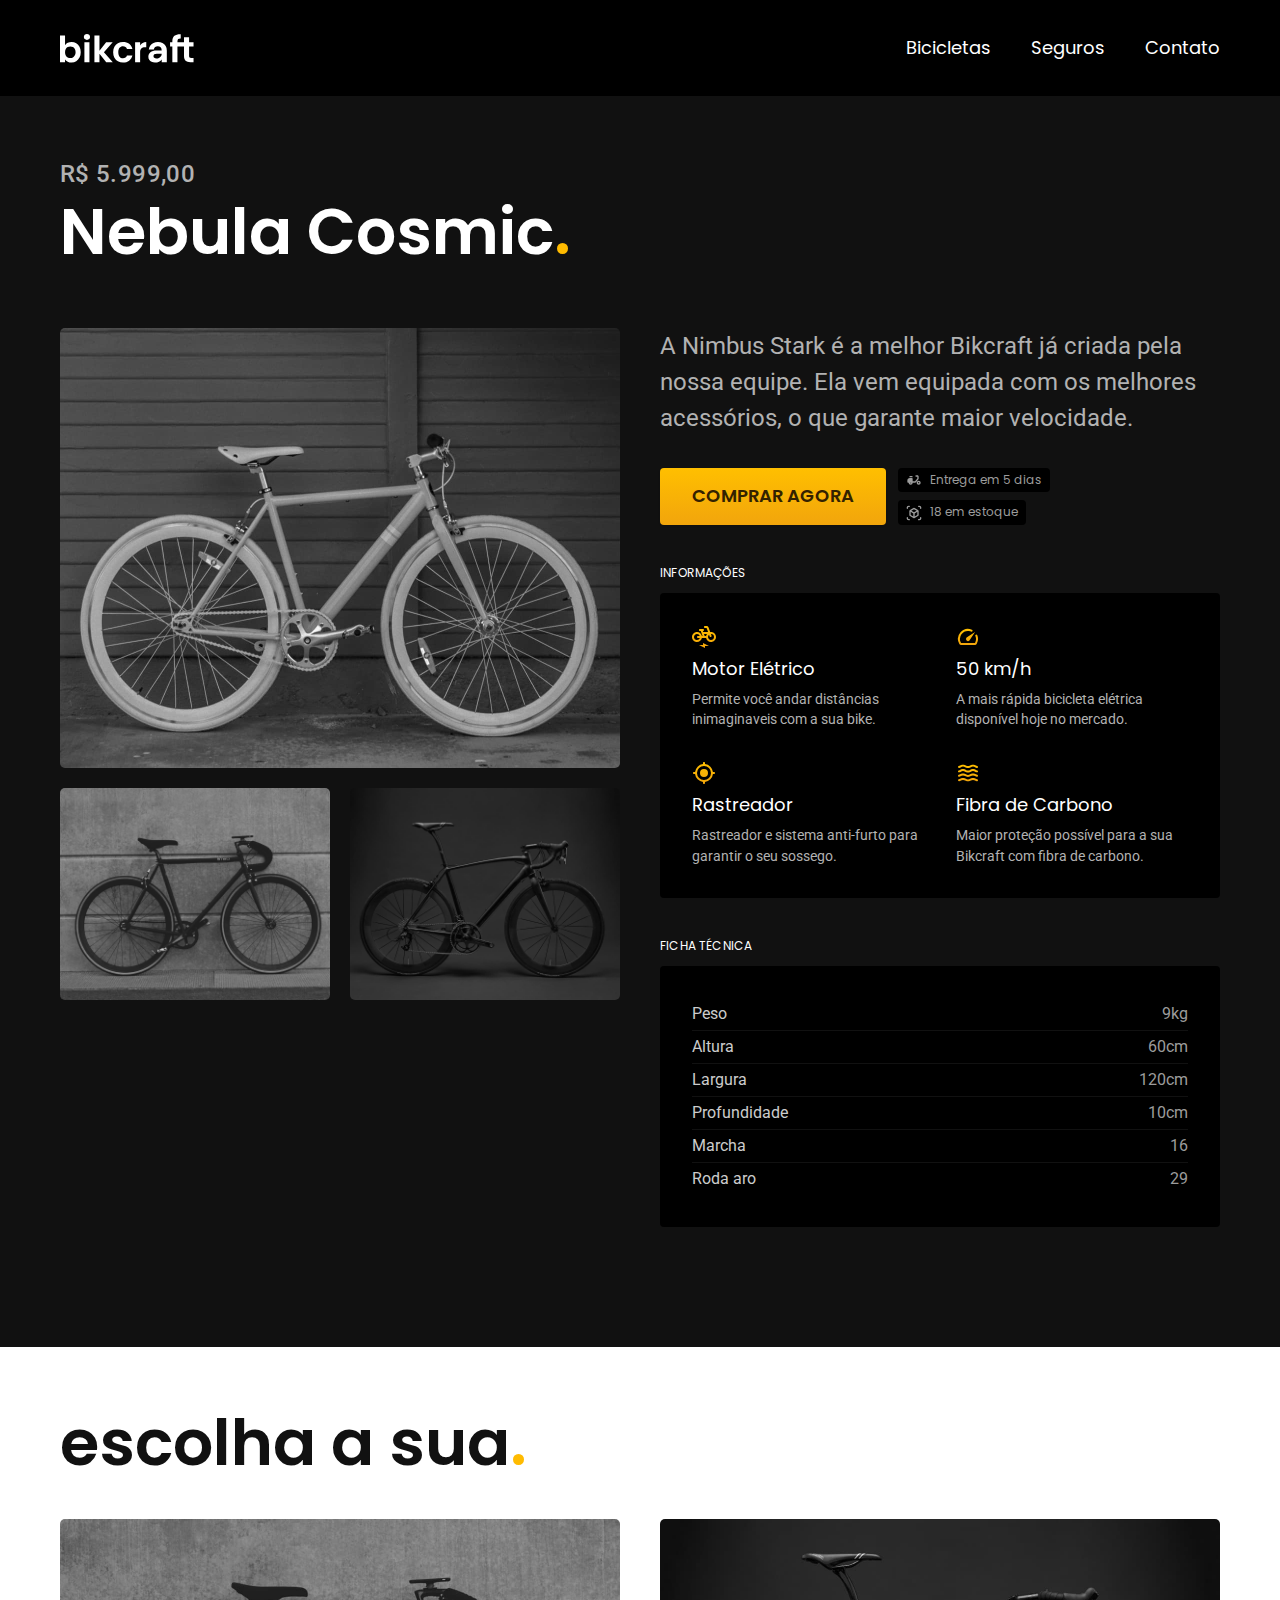
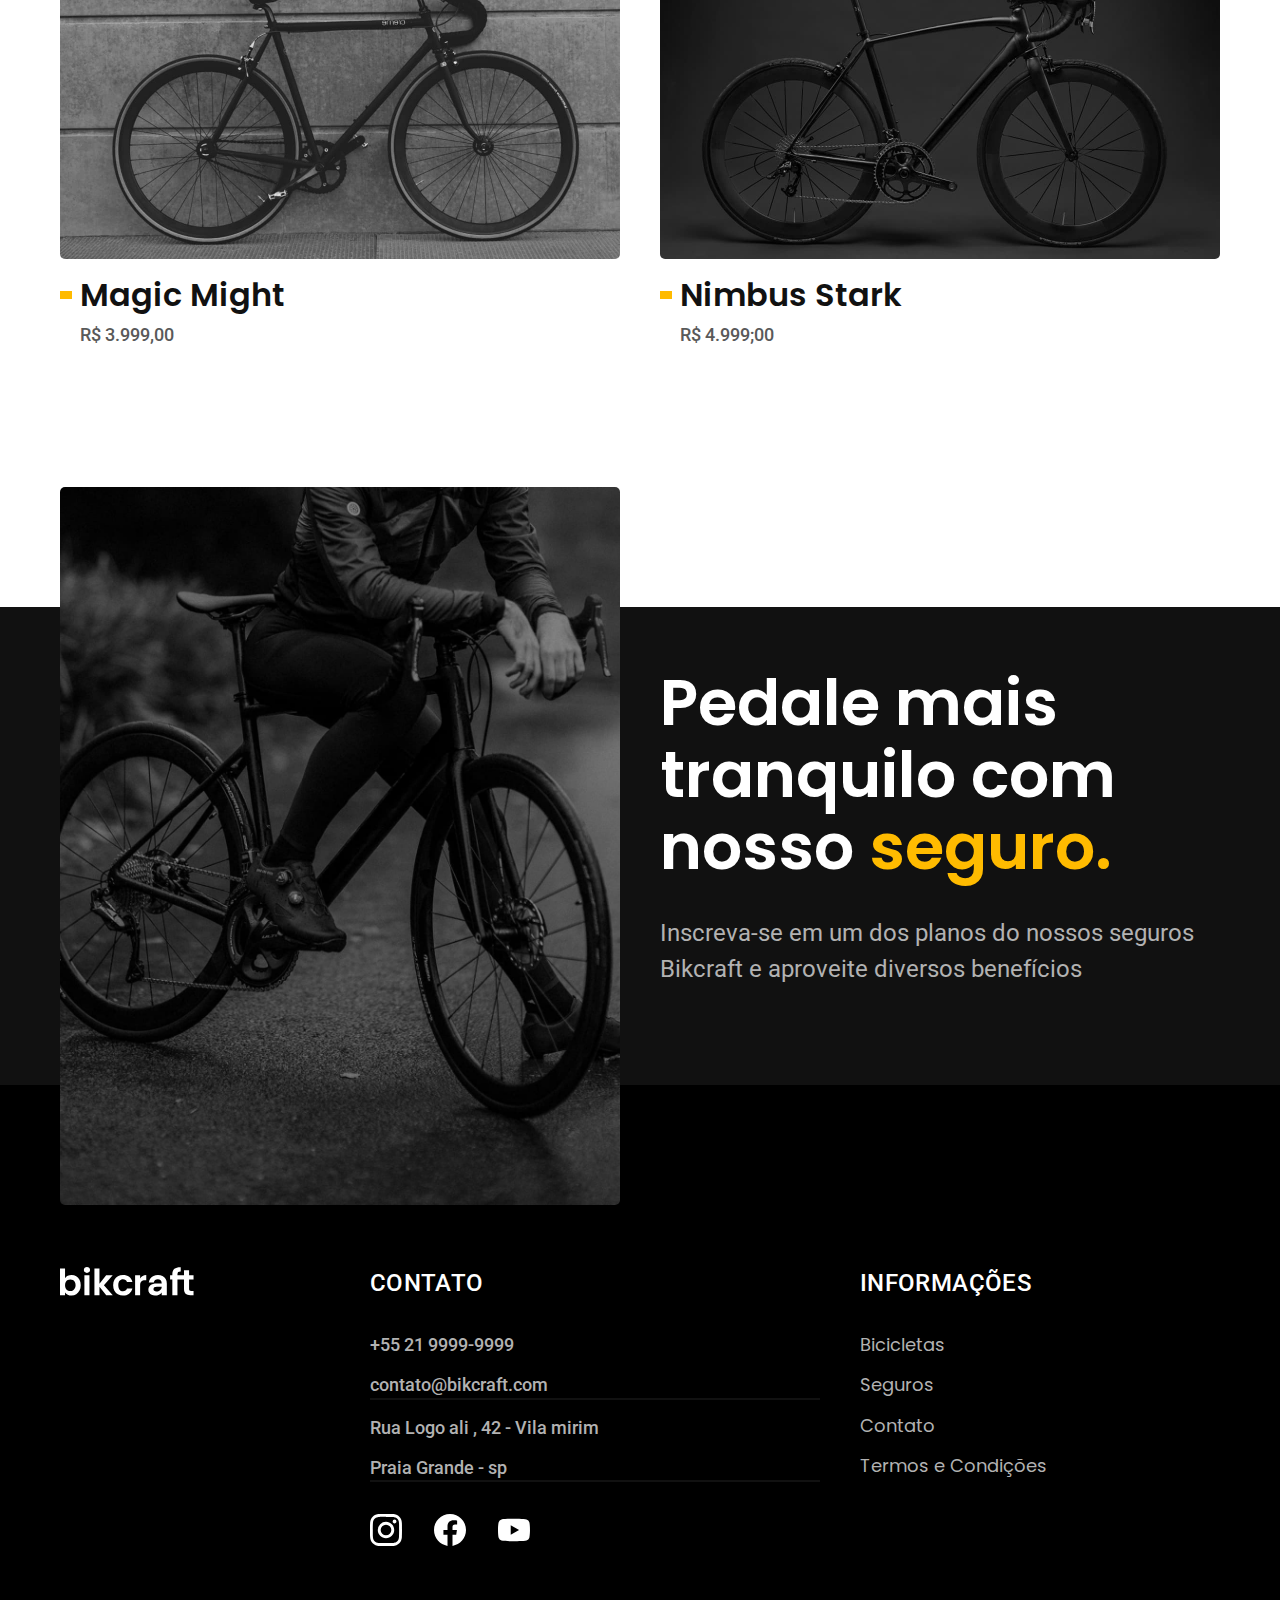
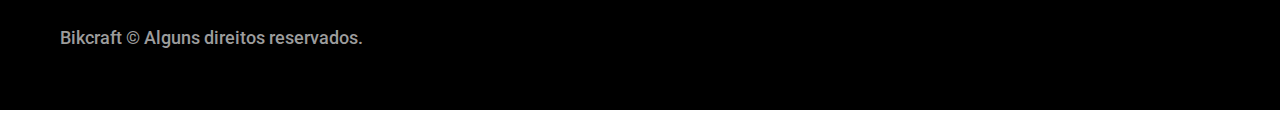
<file: assets/bicicleta/nebula.html>
<!DOCTYPE html>
<html lang="pt-br">

<head>
  <meta charset="UTF-8">
  <meta name="viewport" content="width=device-width, initial-scale=1.0">

  <title>Nebula|Baikcraft</title>
  <meta name="description" content="Bicicletas elétricas de alta precisão e qualidade,  feitas sob medida para o cliente. Explore o mundo na sua velocidade com a Bikcraft.">

  <link rel="stylesheet" href="../css/style.css">

  <link rel="preconnect" href="https://fonts.googleapis.com">
  <link rel="preconnect" href="https://fonts.gstatic.com" crossorigin>
  <link href="https://fonts.googleapis.com/css2?family=Merriweather:ital,wght@1,900&family=Poppins:wght@400;600&family=Roboto:wght@500&display=swap" rel="stylesheet">
</head>

<body id="bicicleta">
  <header class="header-bg">
    <div class="header container">
      <a href="./">
        <img src="../img/bikcraft.svg" alt="Bikcraft">
      </a>

      <nav aria-label="primaria">
        <ul class="header-menu font-1-m cor-0">
          <li><a href="../bicicletas.html">Bicicletas</a></li>
          <li><a href="../seguros.html">Seguros</a></li>
          <li><a href="../contato.html">Contato</a></li>
        </ul>
      </nav>
    </div>
  </header>

  <main class="titulo-bg">
    <div>
      <div class="titulo container">
        <p class="font-2-l-b cor-5">R$ 5.999,00</p>
        <h1 class="font-1-xxl cor-0">Nebula Cosmic<span class="cor-p1">.</span></h1>
      </div>
    </div>
    <div class="bicicleta container">
      <div class="bicicleta-imagens">
        <img src="../img/bicicleta/nimbus3.jpg" alt="bicicleta 1">
        <img src="../img/bicicleta/nimbus2.jpg" alt="bicicleta 2">
        <img src="../img/bicicleta/nimbus1.jpg" alt="bicicleta 3">
      </div>

      <div class="bicicleta-conteudo">
        <p class="font-2-l cor-5">A Nimbus Stark é a melhor Bikcraft já criada pela nossa equipe. Ela vem equipada com os melhores acessórios, o que garante maior velocidade.</p>
        <div class="bicicleta-comprar">
          <a class="botao" href="../orcamento.html?tipo=bikcraft&produto=nebula">Comprar agora</a>
          <span class="font-1-xs cor-6"><img src="../img/icones/entrega.svg" alt="">Entrega em 5 dias</span>
          <span class="font-1-xs cor-6"><img src="../img/icones/estoque.svg" alt="">18 em estoque</span>
        </div>

        <h2 class="font-1-xs cor-0">Informações</h2>
        <ul class="bicicleta-informacoes">
          <li>
            <img src="../img/icones/eletrica.svg" alt="">
            <h3 class="font-1-m cor-0 ">Motor Elétrico</h3>
            <p class="font-2-xs cor-5">Permite você andar distâncias inimaginaveis com a sua bike.</p>
          </li>
          <li>
            <img src="../img/icones/velocidade.svg" alt="">
            <h3 class="font-1-m cor-0 ">50 km/h</h3>
            <p class="font-2-xs cor-5">A mais rápida bicicleta elétrica disponível hoje no mercado.</p>
          </li>
          <li>
            <img src="../img/icones/rastreador.svg" alt="">
            <h3 class="font-1-m cor-0 ">Rastreador</h3>
            <p class="font-2-xs cor-5">Rastreador e sistema anti-furto para garantir o seu sossego.</p>
          </li>
          <li>
            <img src="../img/icones/carbono.svg" alt="">
            <h3 class="font-1-m cor-0 ">Fibra de Carbono</h3>
            <p class="font-2-xs cor-5">Maior proteção possível para a sua Bikcraft com fibra de carbono.</p>
          </li>
        </ul>

        <h2 class="font-1-xs cor-0">Ficha técnica</h2>
        <ul class="bicicleta-ficha font-2-s cor-4">
          <li>Peso<span>9kg</span> </li>
          <li>Altura<span>60cm</span> </li>
          <li>Largura<span>120cm</span> </li>
          <li>Profundidade<span>10cm</span> </li>
          <li>Marcha<span>16</span> </li>
          <li>Roda aro<span>29</span> </li>
        </ul>
      </div>
    </div>
  </main>

  <article class="bicicletas-lista container">
    <h2 class="font-1-xxl">escolha a sua<span class="cor-p1">.</span></h2>

    <ul>
      <li>
        <a href="./magic.html">
          <img src="../img/bicicletas/magic.jpg" alt="Bicicleta preta">
          <h3 class="font-1-xl">Magic Might</h3>
          <span class="font-2-m cor-8">R$ 3.999,00</span>
        </a>
      </li>
      <li>
        <a href="./nimbus.html">
          <img src="../img/bicicletas/nimbus.jpg" alt="Bicicleta preta">
          <h3 class="font-1-xl">Nimbus Stark</h3>
          <span class="font-2-m cor-8">R$ 4.999;00</span>
        </a>
      </li>
    </ul>
  </article>

  <article class="seguro-bg">
    <div class="seguro container">
      <div class="seguro-imagem">
        <img src="../img/fotos/seguros.jpg" alt="Pessoa parada encima de uma bicicleta.">
      </div>
      <div class="seguro-conteudo">
        <h2 class="font-1-xxl cor-0">Pedale mais tranquilo com nosso <span class="cor-p1">seguro.</span></h2>
        <p class="font-2-l cor-5">Inscreva-se em um dos planos do nossos seguros Bikcraft e aproveite diversos benefícios </p>
        <a href="../seguros.html">Conheça Mais</a>
      </div>
    </div>
  </article>

  <footer class="footer-bg">
    <div class="footer container">
      <img src="../img/bikcraft.svg" alt="Bikcraft">
      <div class="footer-contato">
        <h3 class="font-2-l-b cor-0">Contato</h3>
        <ul class="font-2-m cor-5">
          <li><a href="tel:+552199999999">+55 21 9999-9999</a></li>
          <li><a href="mailto:contato@bikcraft.com">contato@bikcraft.com</a></li>
          <li>Rua Logo ali , 42 - Vila mirim</li>
          <li>Praia Grande - sp</li>
        </ul>
        <div class="footer-redes">
          <a href="./">
            <img src="../img/redes/instagram.svg" alt="Instagram">
          </a>
          <a href="./">
            <img src="../img/redes/facebook.svg" alt="Facebook">
          </a>
          <a href="./">
            <img src="../img/redes/youtube.svg" alt="Youtube">
          </a>
        </div>
      </div>
      <div class="footer-informacoes">
        <h3 class="font-2-l-b cor-0">Informações</h3>
        <nav>
          <ul class="font-1-m cor-5">
            <li><a href="../bicicletas.html">Bicicletas</a></li>
            <li><a href="../seguros.html">Seguros</a></li>
            <li><a href="../contato.html">Contato</a></li>
            <li><a href="../termos.html">Termos e Condições</a></li>
          </ul>
        </nav>
      </div>
      <p class="footer-copy font-2-m cor-6">Bikcraft © Alguns direitos reservados.</p>
    </div>
  </footer>

  <script src="../js/script.js"></script>
</body>
</file>
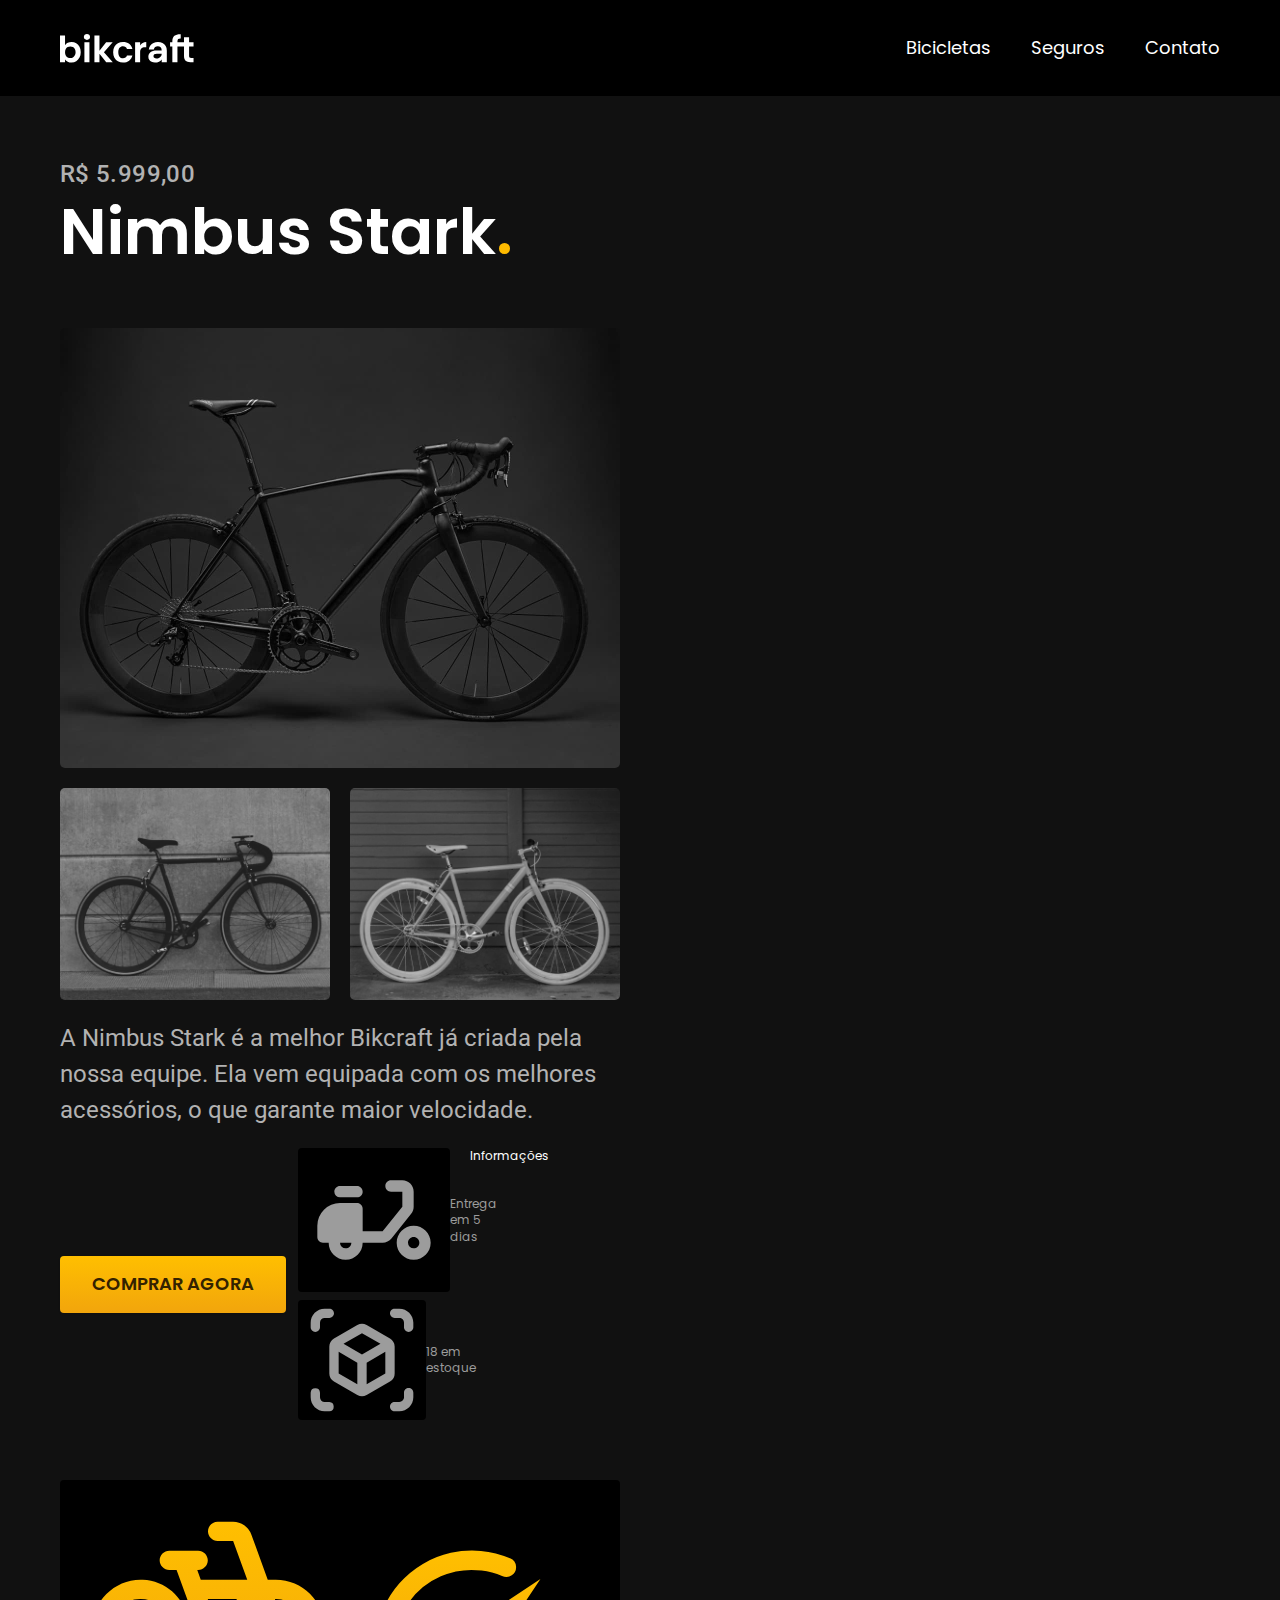
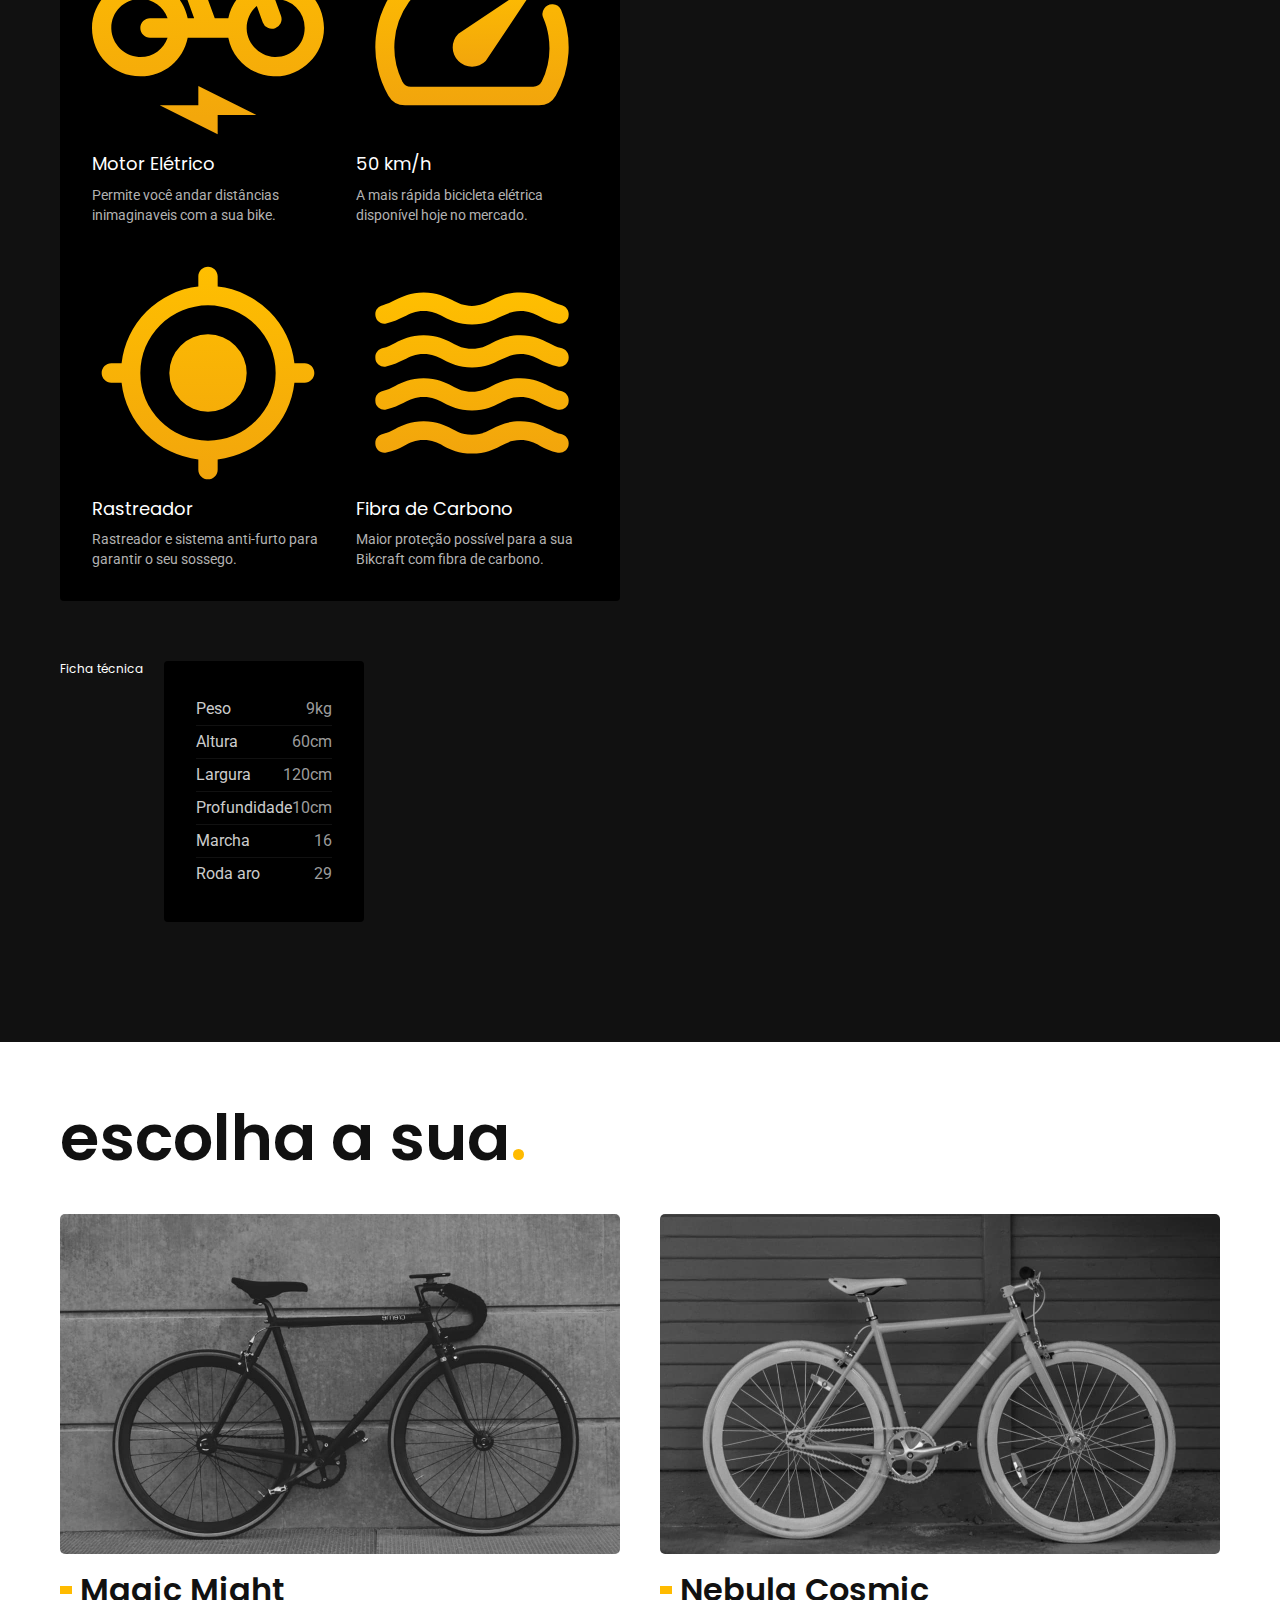
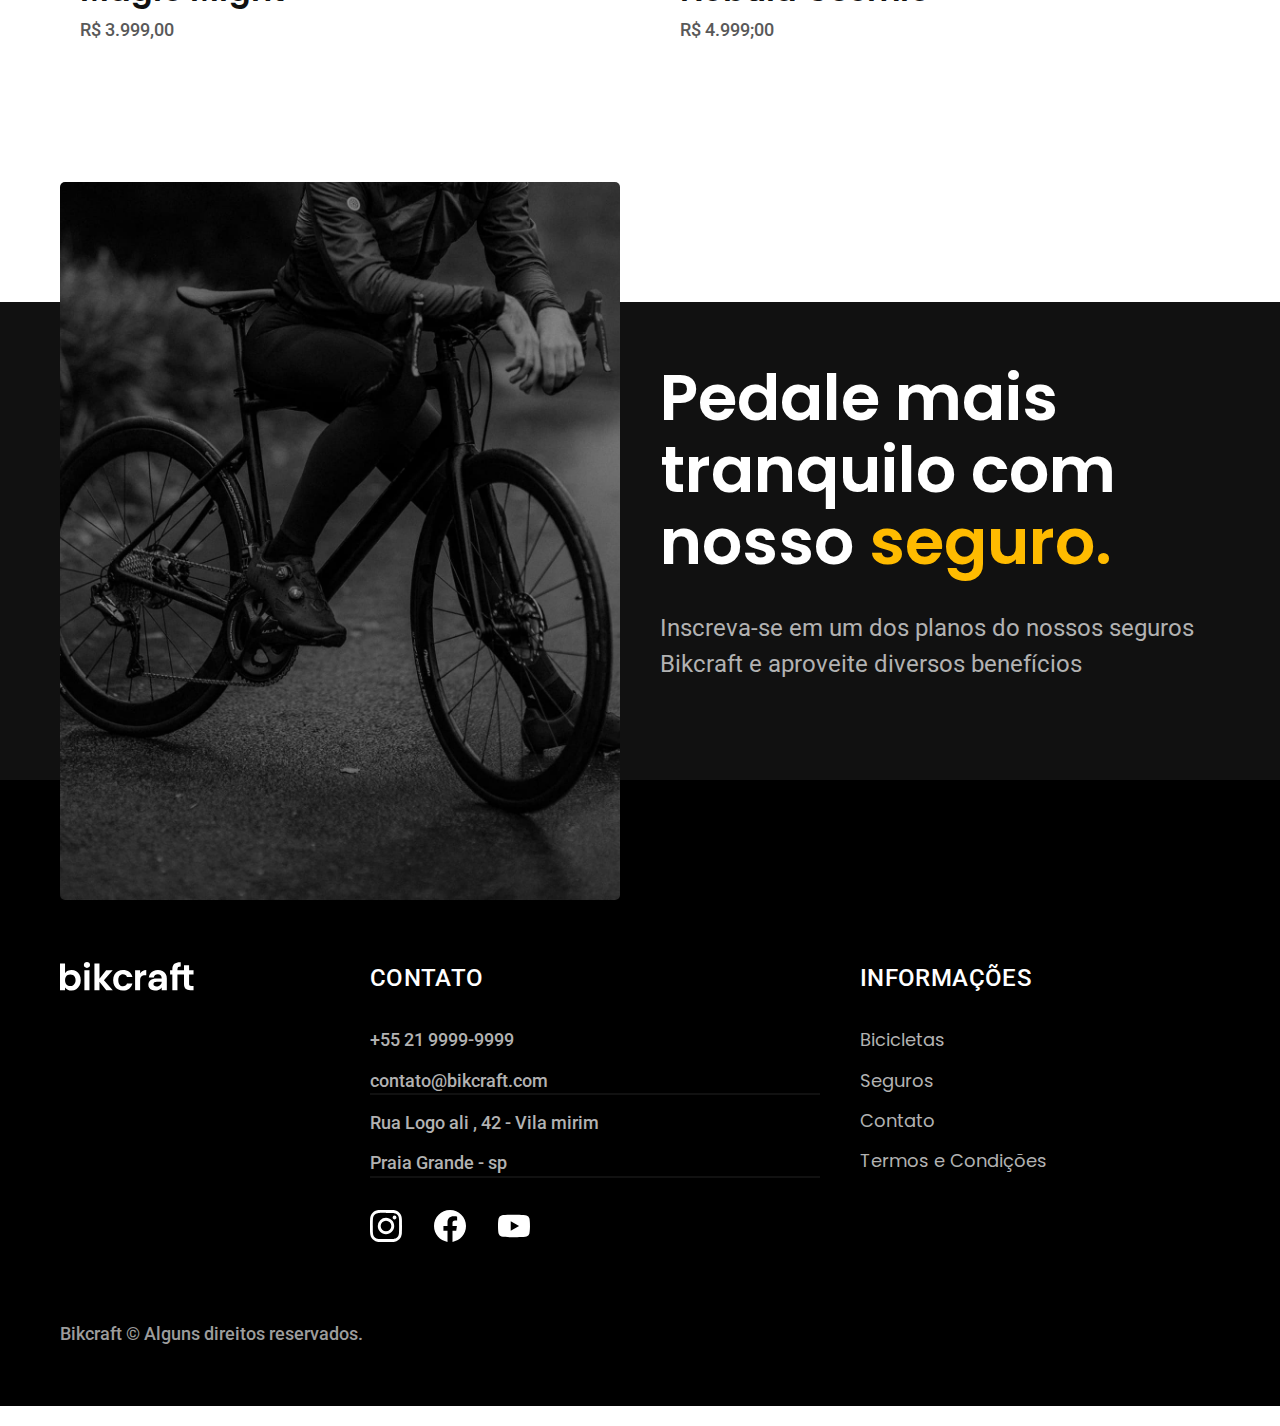
<file: assets/bicicleta/nimbus.html>
<!DOCTYPE html>
<html lang="pt-br">

<head>
  <meta charset="UTF-8">
  <meta name="viewport" content="width=device-width, initial-scale=1.0">

  <title>Termos e condições|Baikcraft</title>
  <meta name="description" content="Bicicletas elétricas de alta precisão e qualidade,  feitas sob medida para o cliente. Explore o mundo na sua velocidade com a Bikcraft.">

  <link rel="stylesheet" href="../css/style.css">

  <link rel="preconnect" href="https://fonts.googleapis.com">
  <link rel="preconnect" href="https://fonts.gstatic.com" crossorigin>
  <link href="https://fonts.googleapis.com/css2?family=Merriweather:ital,wght@1,900&family=Poppins:wght@400;600&family=Roboto:wght@500&display=swap" rel="stylesheet">
</head>

<body id="bicicleta">
  <header class="header-bg">
    <div class="header container">
      <a href="./">
        <img src="../img/bikcraft.svg" alt="Bikcraft">
      </a>

      <nav aria-label="primaria">
        <ul class="header-menu font-1-m cor-0">
          <li><a href="../bicicletas.html">Bicicletas</a></li>
          <li><a href="../seguros.html">Seguros</a></li>
          <li><a href="../contato.html">Contato</a></li>
        </ul>
      </nav>
    </div>
  </header>

  <main class="titulo-bg">
    <div>
      <div class="titulo container">
        <p class="font-2-l-b cor-5">R$ 5.999,00</p>
        <h1 class="font-1-xxl cor-0">Nimbus Stark<span class="cor-p1">.</span></h1>
      </div>
    </div>
    <div class="bicicleta container">
      <div class="bicicleta-imagens">
        <img src="../img/bicicleta/nimbus1.jpg" alt="bicicleta 1">
        <img src="../img/bicicleta/nimbus2.jpg" alt="bicicleta 2">
        <img src="../img/bicicleta/nimbus3.jpg" alt="bicicleta 3>
      </div>

      <div class=" bicicleta-conteudo">
        <p class="font-2-l cor-5">A Nimbus Stark é a melhor Bikcraft já criada pela nossa equipe. Ela vem equipada com os melhores acessórios, o que garante maior velocidade.</p>
        <div class="bicicleta-comprar">
          <a class="botao" href="../orcamento.html?tipo=bikcraft&produto=nimbus">Comprar agora</a>
          <span class="font-1-xs cor-6"><img src="../img/icones/entrega.svg" alt="">Entrega em 5 dias</span>
          <span class="font-1-xs cor-6"><img src="../img/icones/estoque.svg" alt="">18 em estoque</span>
        </div>

        <h2 class="font-1-xs cor-0">Informações</h2>
        <ul class="bicicleta-informacoes">
          <li>
            <img src="../img/icones/eletrica.svg" alt="">
            <h3 class="font-1-m cor-0 ">Motor Elétrico</h3>
            <p class="font-2-xs cor-5">Permite você andar distâncias inimaginaveis com a sua bike.</p>
          </li>
          <li>
            <img src="../img/icones/velocidade.svg" alt="">
            <h3 class="font-1-m cor-0 ">50 km/h</h3>
            <p class="font-2-xs cor-5">A mais rápida bicicleta elétrica disponível hoje no mercado.</p>
          </li>
          <li>
            <img src="../img/icones/rastreador.svg" alt="">
            <h3 class="font-1-m cor-0 ">Rastreador</h3>
            <p class="font-2-xs cor-5">Rastreador e sistema anti-furto para garantir o seu sossego.</p>
          </li>
          <li>
            <img src="../img/icones/carbono.svg" alt="">
            <h3 class="font-1-m cor-0 ">Fibra de Carbono</h3>
            <p class="font-2-xs cor-5">Maior proteção possível para a sua Bikcraft com fibra de carbono.</p>
          </li>
        </ul>

        <h2 class="font-1-xs cor-0">Ficha técnica</h2>
        <ul class="bicicleta-ficha font-2-s cor-4">
          <li>Peso<span>9kg</span> </li>
          <li>Altura<span>60cm</span> </li>
          <li>Largura<span>120cm</span> </li>
          <li>Profundidade<span>10cm</span> </li>
          <li>Marcha<span>16</span> </li>
          <li>Roda aro<span>29</span> </li>
        </ul>
      </div>
    </div>
  </main>

  <article class="bicicletas-lista container">
    <h2 class="font-1-xxl">escolha a sua<span class="cor-p1">.</span></h2>

    <ul>
      <li>
        <a href="./magic.html">
          <img src="../img/bicicletas/magic.jpg" alt="Bicicleta preta">
          <h3 class="font-1-xl">Magic Might</h3>
          <span class="font-2-m cor-8">R$ 3.999,00</span>
        </a>
      </li>
      <li>
        <a href="./nimbus.html">
          <img src="../img/bicicletas/nebula.jpg" alt="Bicicleta preta">
          <h3 class="font-1-xl">Nebula Cosmic</h3>
          <span class="font-2-m cor-8">R$ 4.999;00</span>
        </a>
      </li>
    </ul>
  </article>

  <article class="seguro-bg">
    <div class="seguro container">
      <div class="seguro-imagem">
        <img src="../img/fotos/seguros.jpg" alt="Pessoa parada encima de uma bicicleta.">
      </div>
      <div class="seguro-conteudo">
        <h2 class="font-1-xxl cor-0">Pedale mais tranquilo com nosso <span class="cor-p1">seguro.</span></h2>
        <p class="font-2-l cor-5">Inscreva-se em um dos planos do nossos seguros Bikcraft e aproveite diversos benefícios </p>
        <a href="../seguros.html">Conheça Mais</a>
      </div>
    </div>
  </article>

  <footer class="footer-bg">
    <div class="footer container">
      <img src="../img/bikcraft.svg" alt="Bikcraft">
      <div class="footer-contato">
        <h3 class="font-2-l-b cor-0">Contato</h3>
        <ul class="font-2-m cor-5">
          <li><a href="tel:+552199999999">+55 21 9999-9999</a></li>
          <li><a href="mailto:contato@bikcraft.com">contato@bikcraft.com</a></li>
          <li>Rua Logo ali , 42 - Vila mirim</li>
          <li>Praia Grande - sp</li>
        </ul>
        <div class="footer-redes">
          <a href="./">
            <img src="../img/redes/instagram.svg" alt="Instagram">
          </a>
          <a href="./">
            <img src="../img/redes/facebook.svg" alt="Facebook">
          </a>
          <a href="./">
            <img src="../img/redes/youtube.svg" alt="Youtube">
          </a>
        </div>
      </div>
      <div class="footer-informacoes">
        <h3 class="font-2-l-b cor-0">Informações</h3>
        <nav>
          <ul class="font-1-m cor-5">
            <li><a href="../bicicletas.html">Bicicletas</a></li>
            <li><a href="../seguros.html">Seguros</a></li>
            <li><a href="../contato.html">Contato</a></li>
            <li><a href="../termos.html">Termos e Condições</a></li>
          </ul>
        </nav>
      </div>
      <p class="footer-copy font-2-m cor-6">Bikcraft © Alguns direitos reservados.</p>
    </div>
  </footer>

  <script src="../js/script.js"></script>
</body>
</file>
<file: assets/css/style.css>
@import "./global/global.css";
@import "./utilidades/tipografia.css";
@import "./utilidades/cores.css";

@import "./global/header.css";
@import "./global/footer.css";

/* Utilidades */
@import "./utilidades/componentes.css";
/*formulário*/
@import "./utilidades/formulario.css";

/* Home */
@import "./home/introducao.css";
@import "./home/tecnologia.css";
@import "./home/parceiros.css";
@import "./home/depoimento.css";

/*bicicletas*/
@import "./bicicletas/bicicletas-lista.css";
@import "./bicicletas/bicicletas.css";

/*bicicleta*/
@import "./bicicleta/bicicleta.css";
@import "./bicicleta/seguro.css";
/*seguros*/

@import "./seguros/seguros.css";
@import "./seguros/vantagens.css";
@import "./seguros/perguntas.css";

/*contato*/
@import "./contato/contato.css";
/*lojas*/
@import "./contato/lojas.css";
/*orçamento*/
@import "./orcamento/orcamento.css";
/*termos e condições*/
@import "./termos/termos.css";

/**/
</file>
